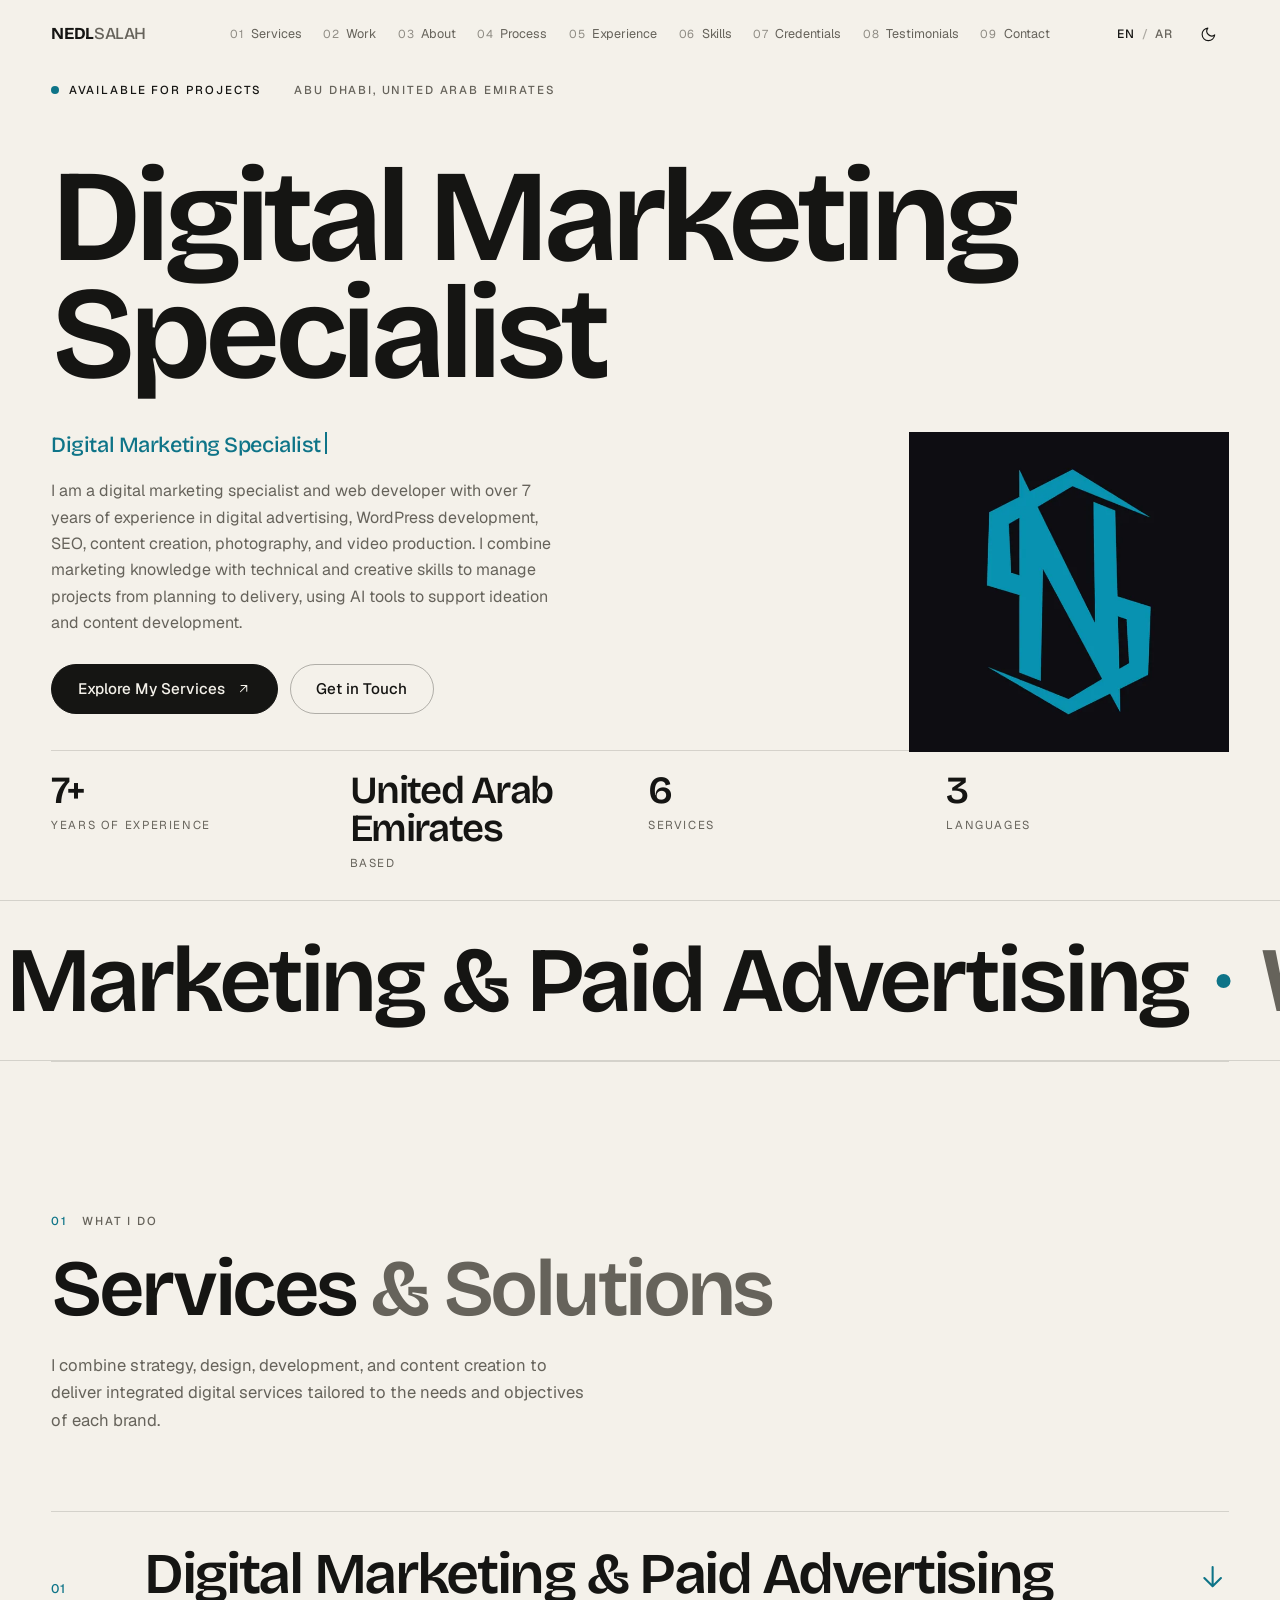
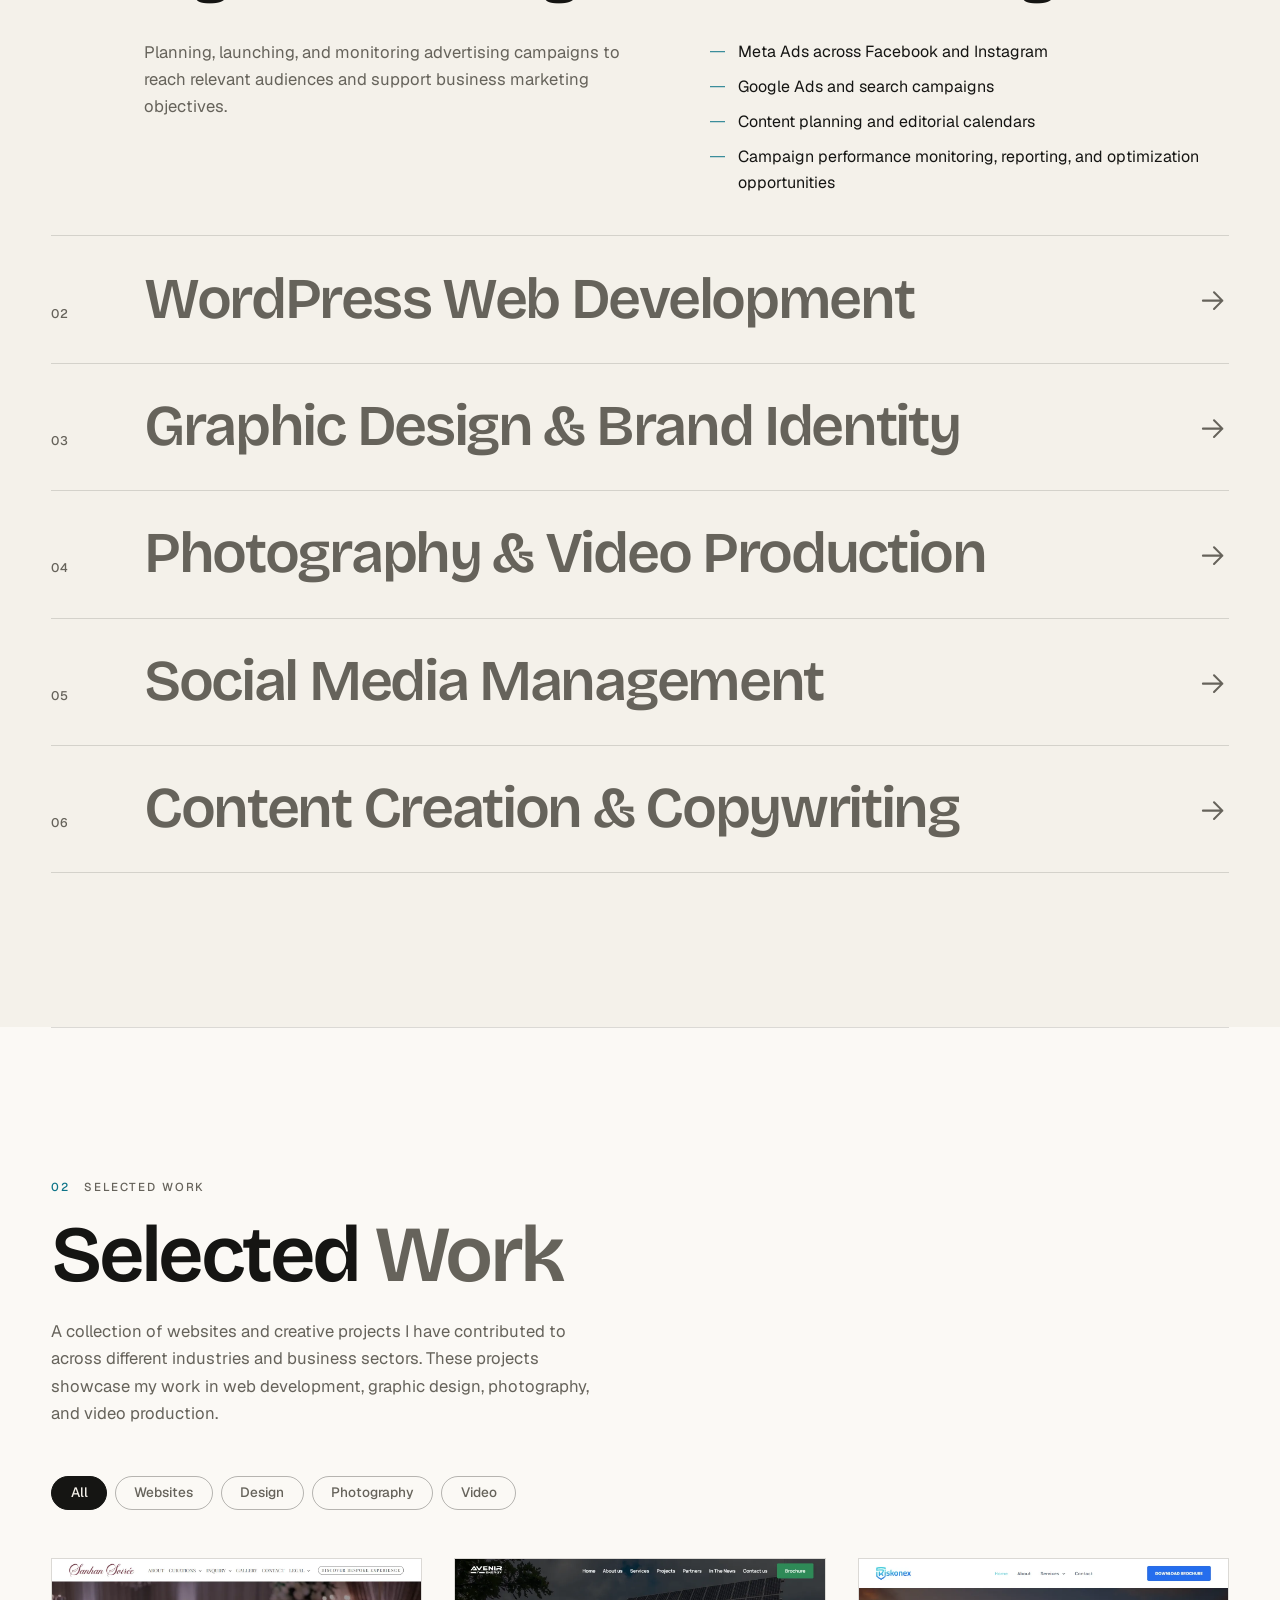
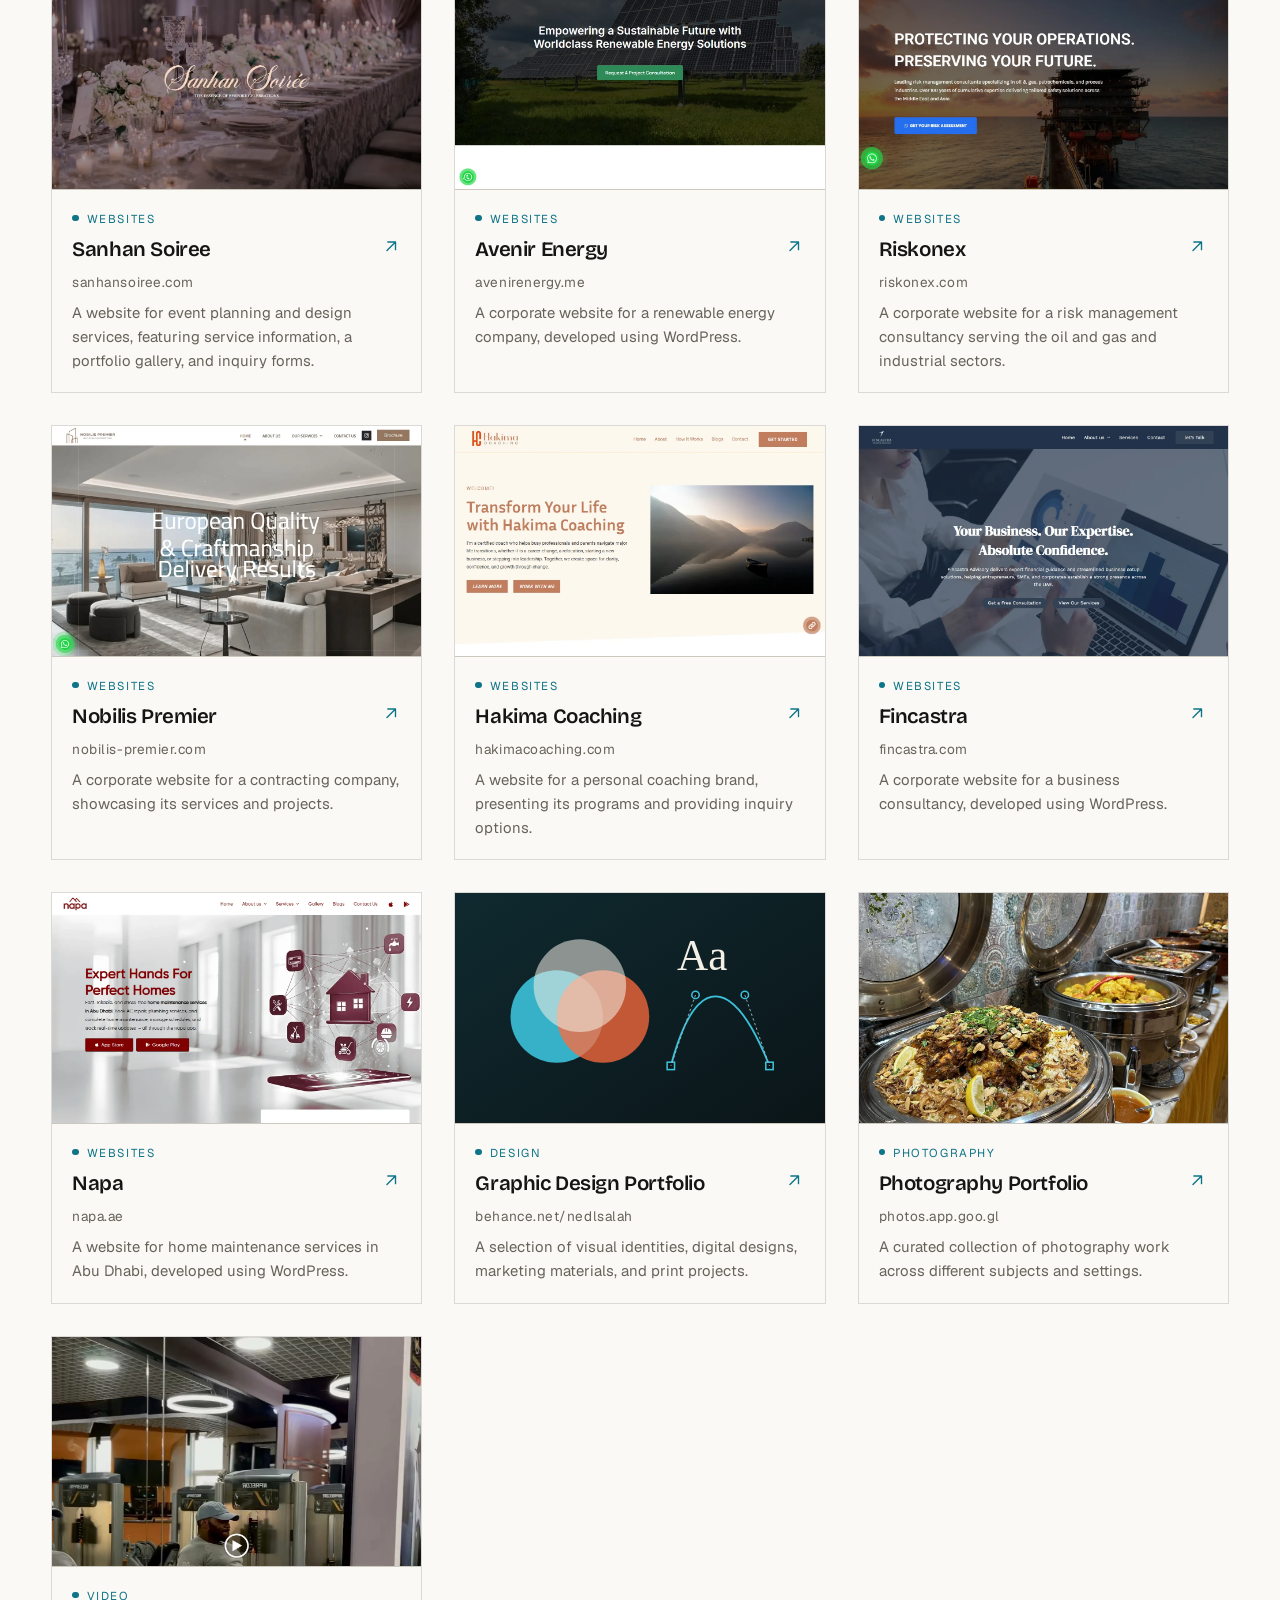
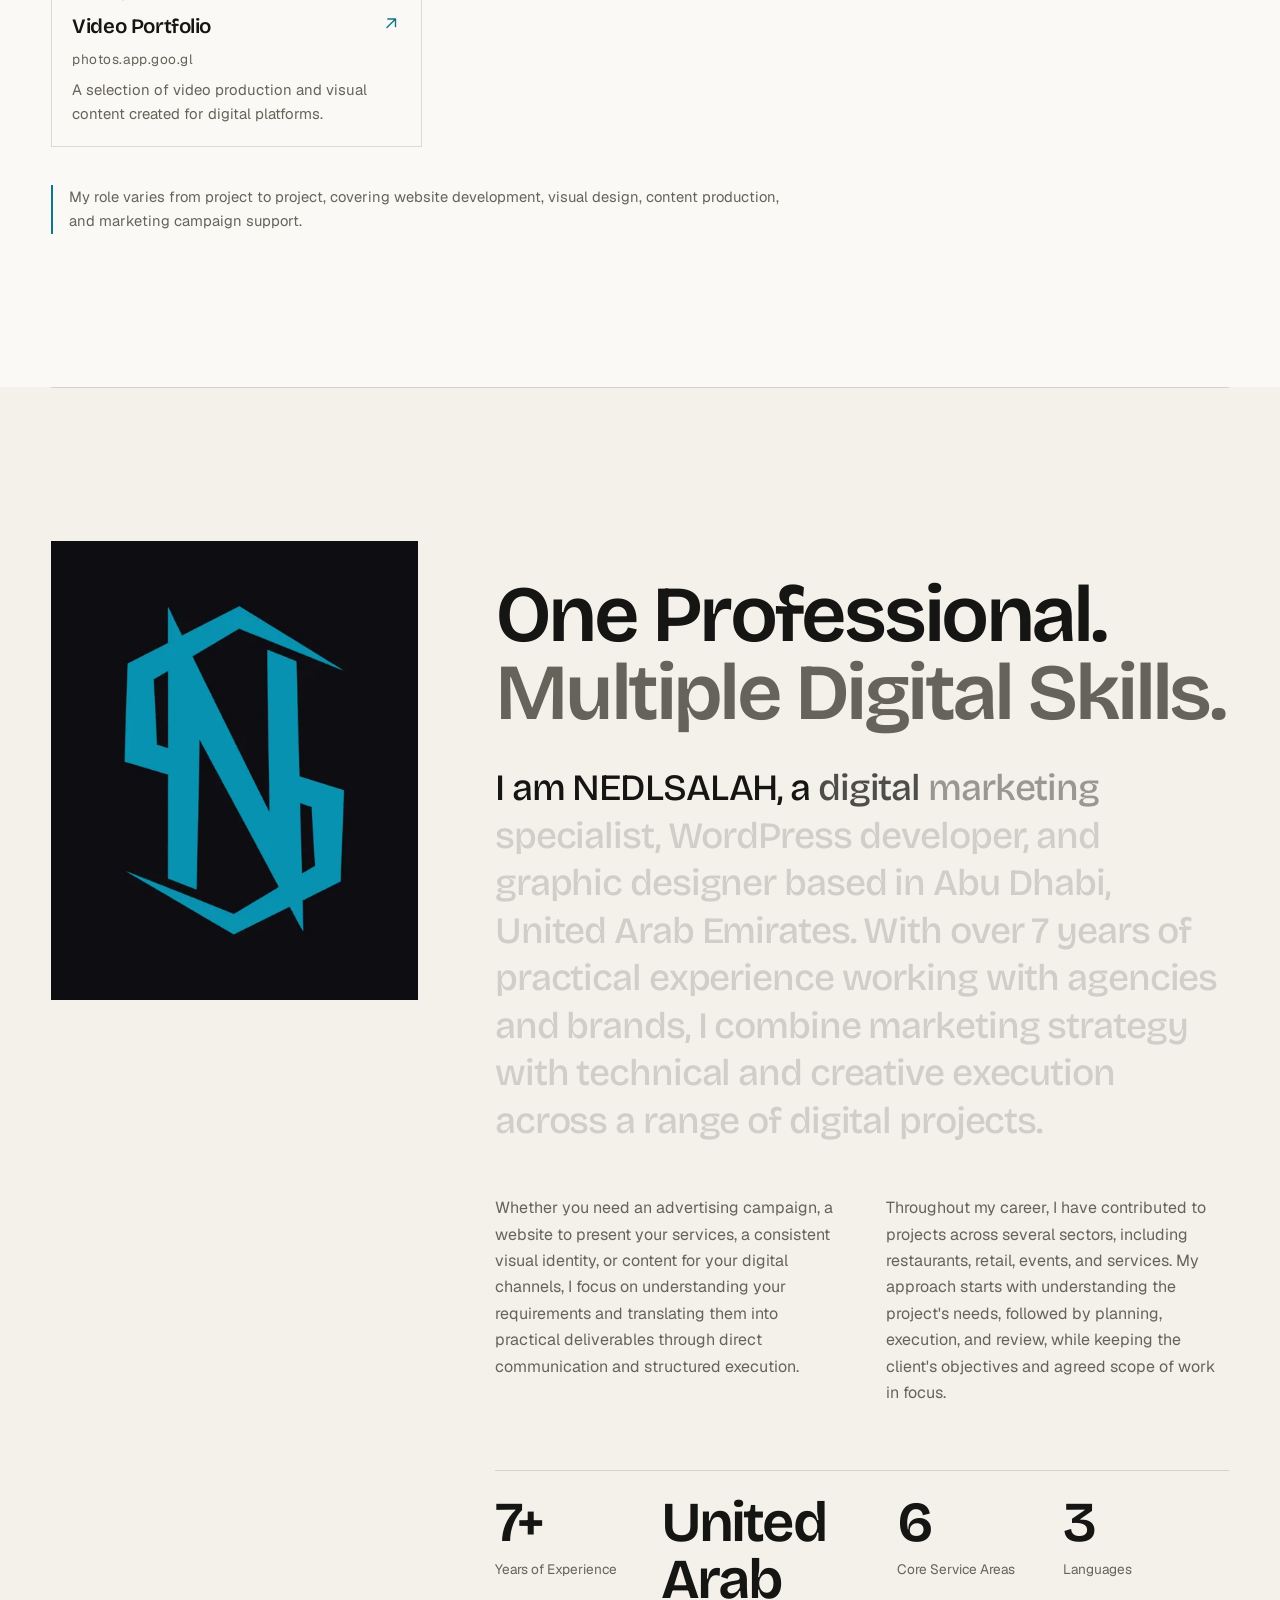
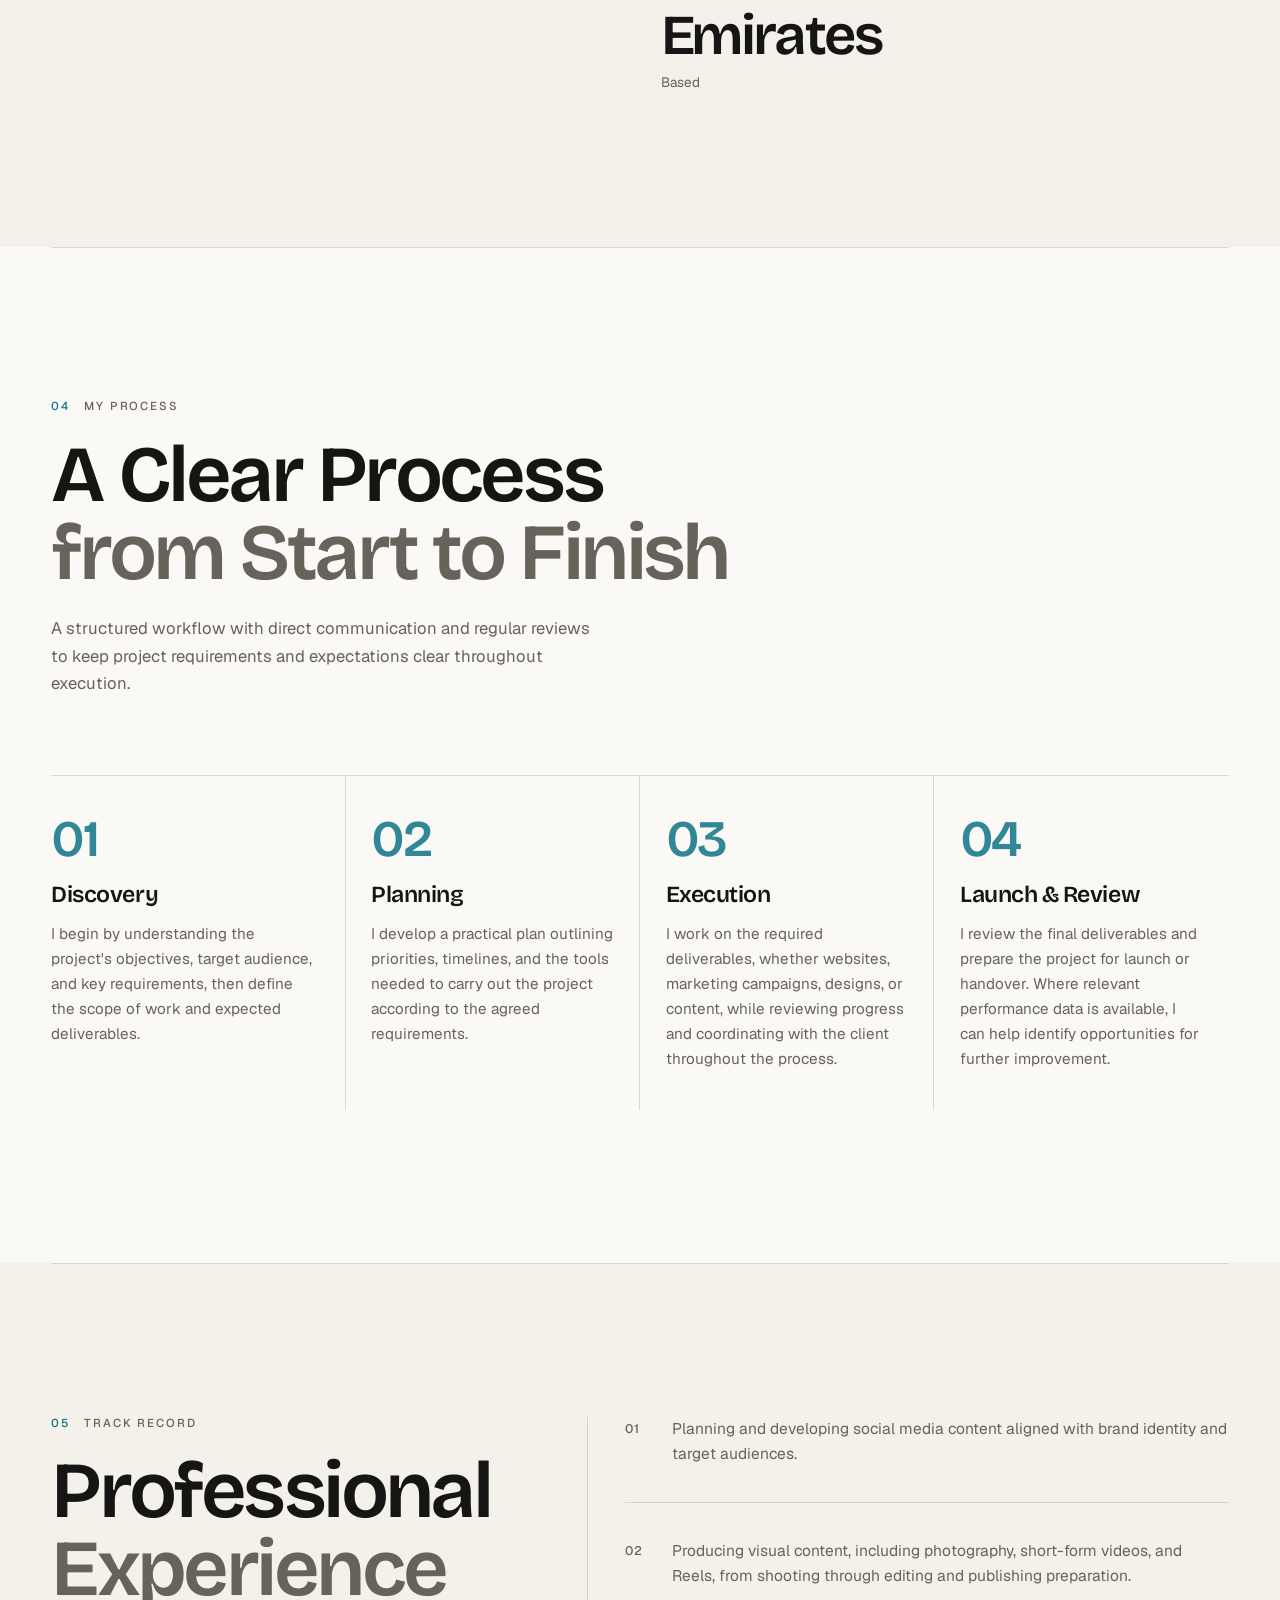
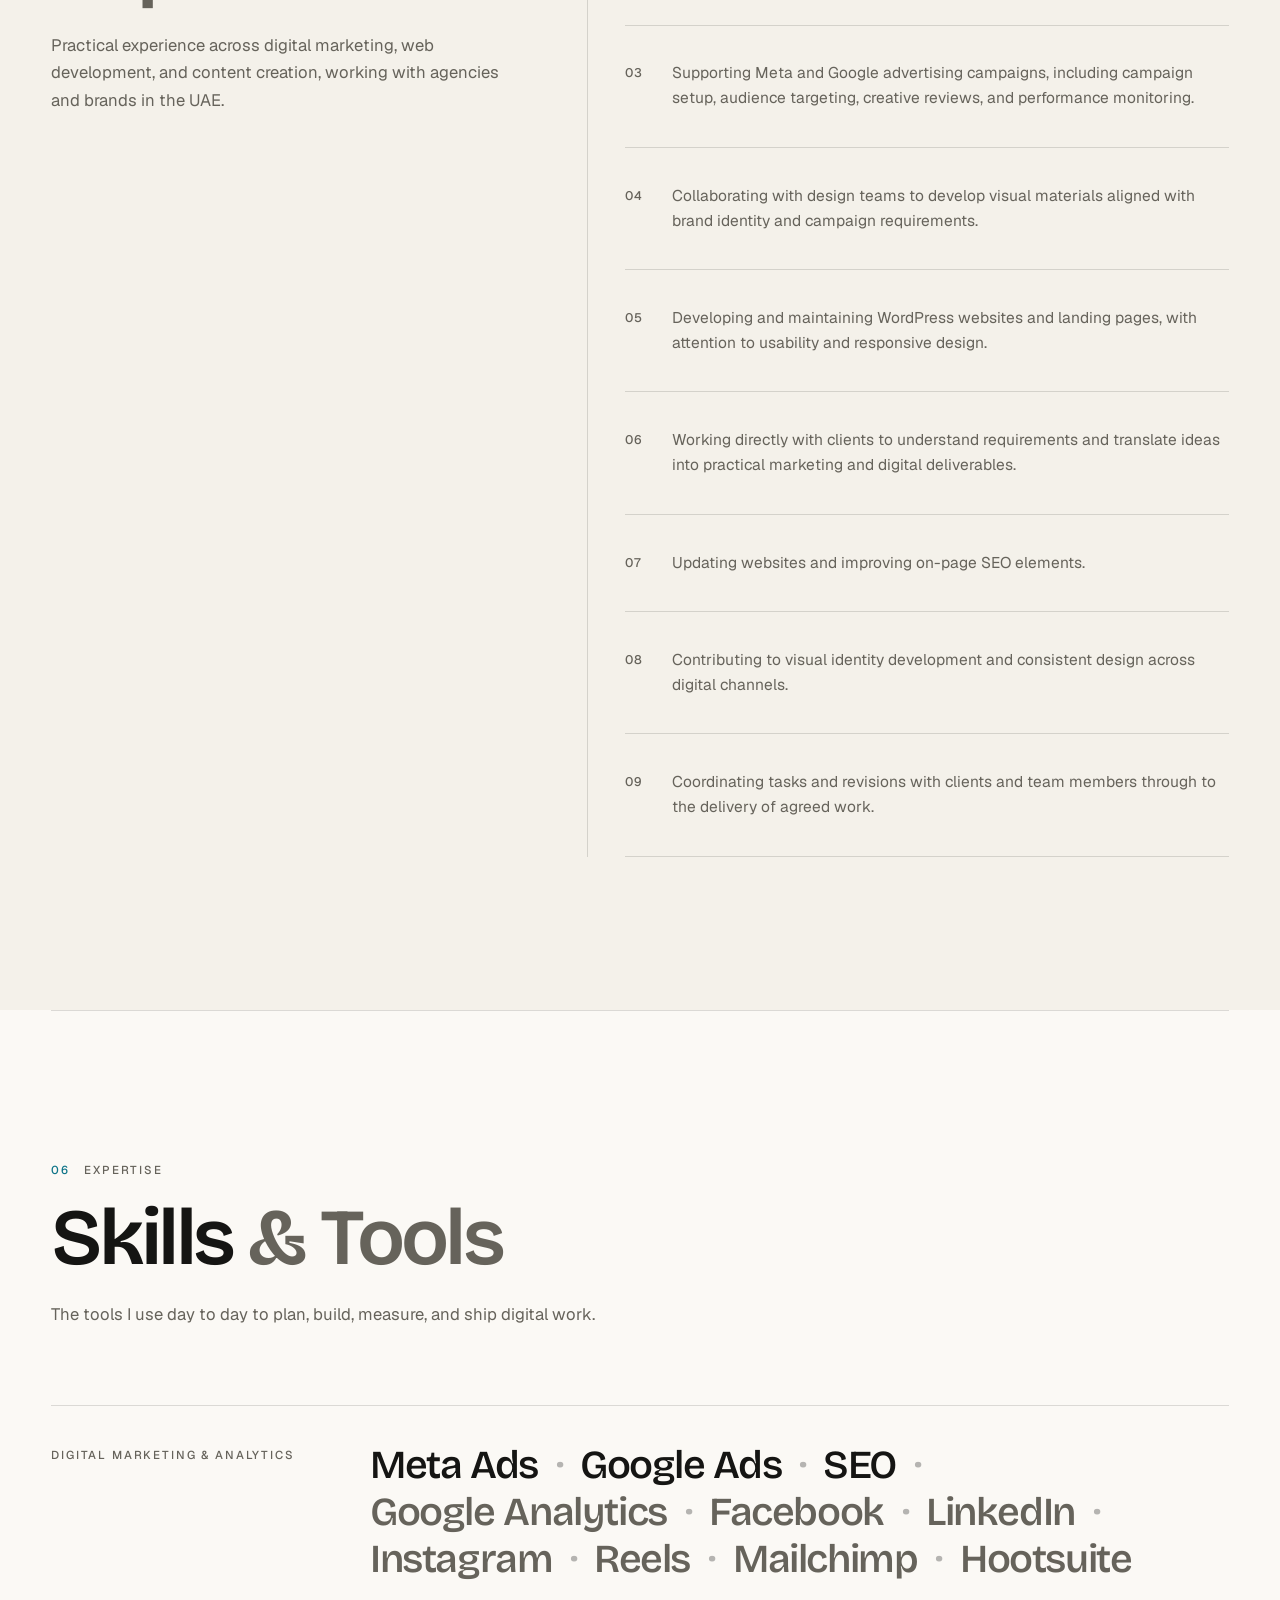
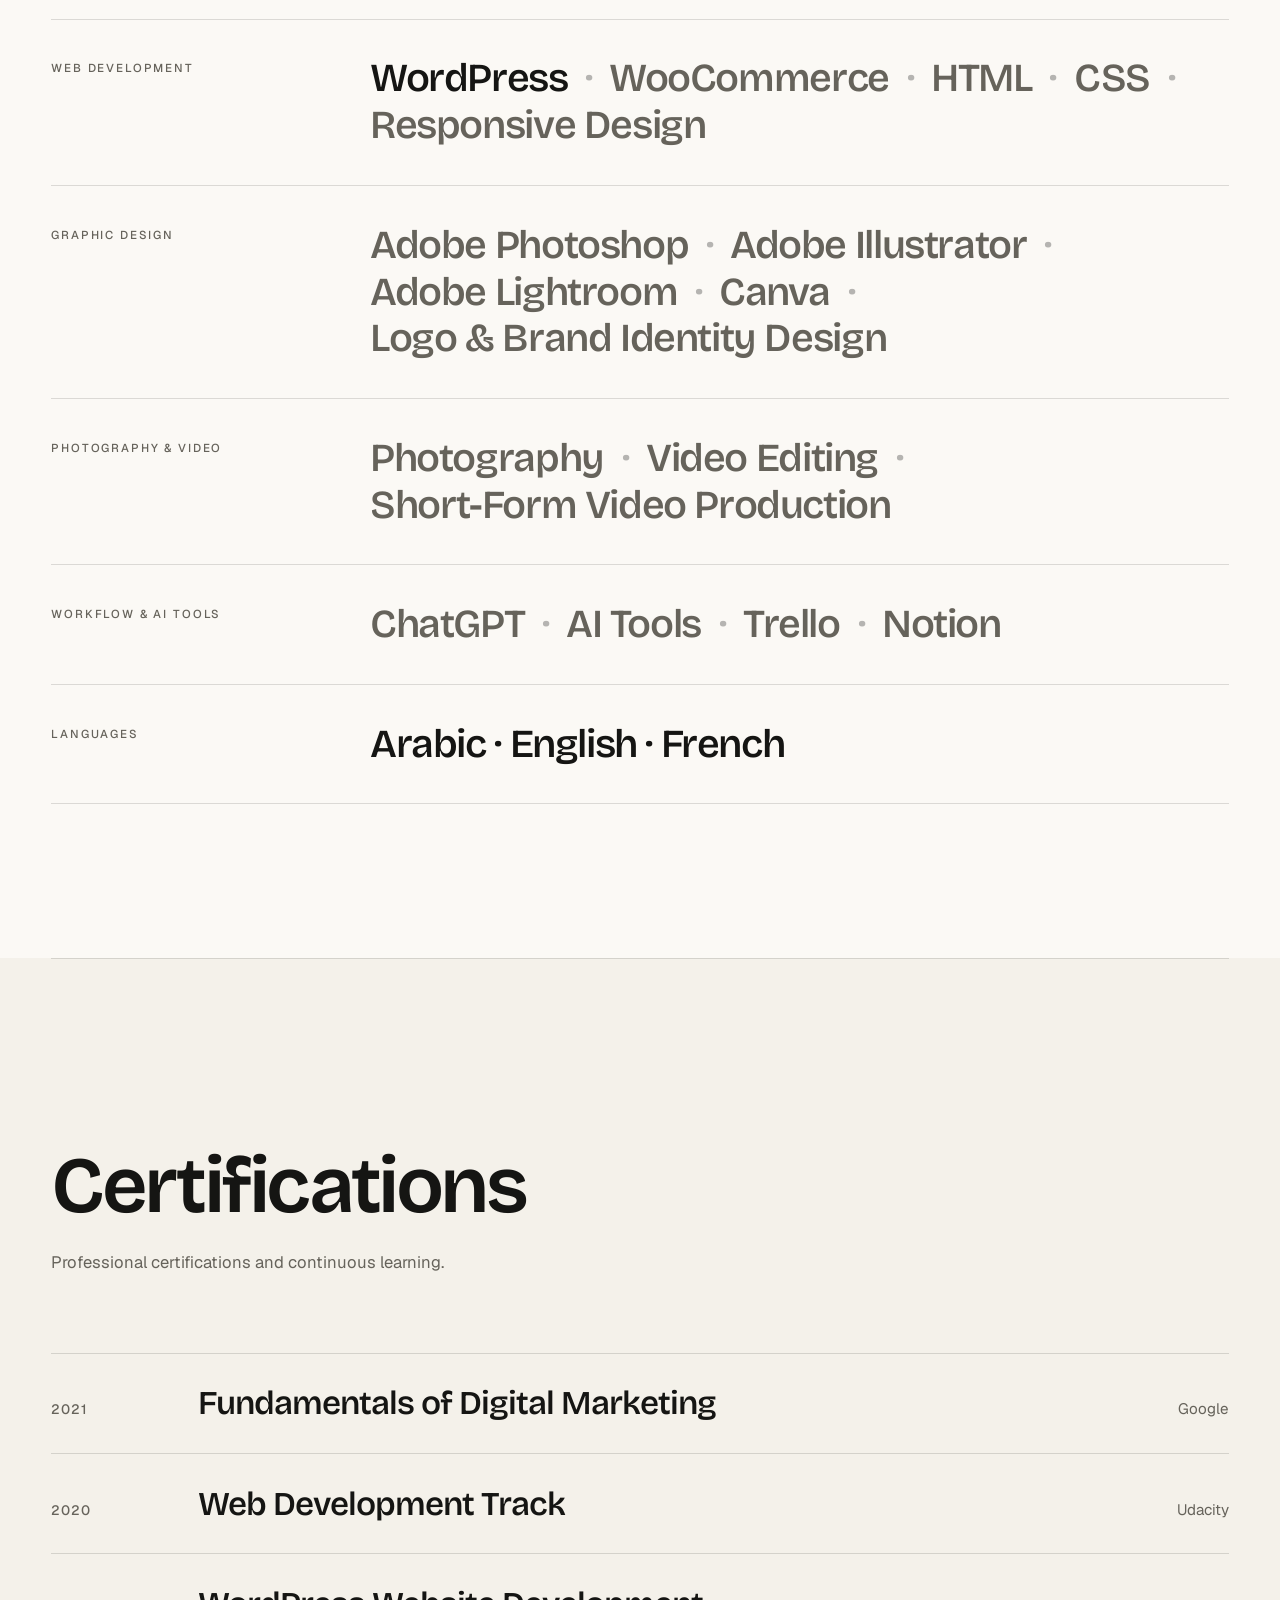
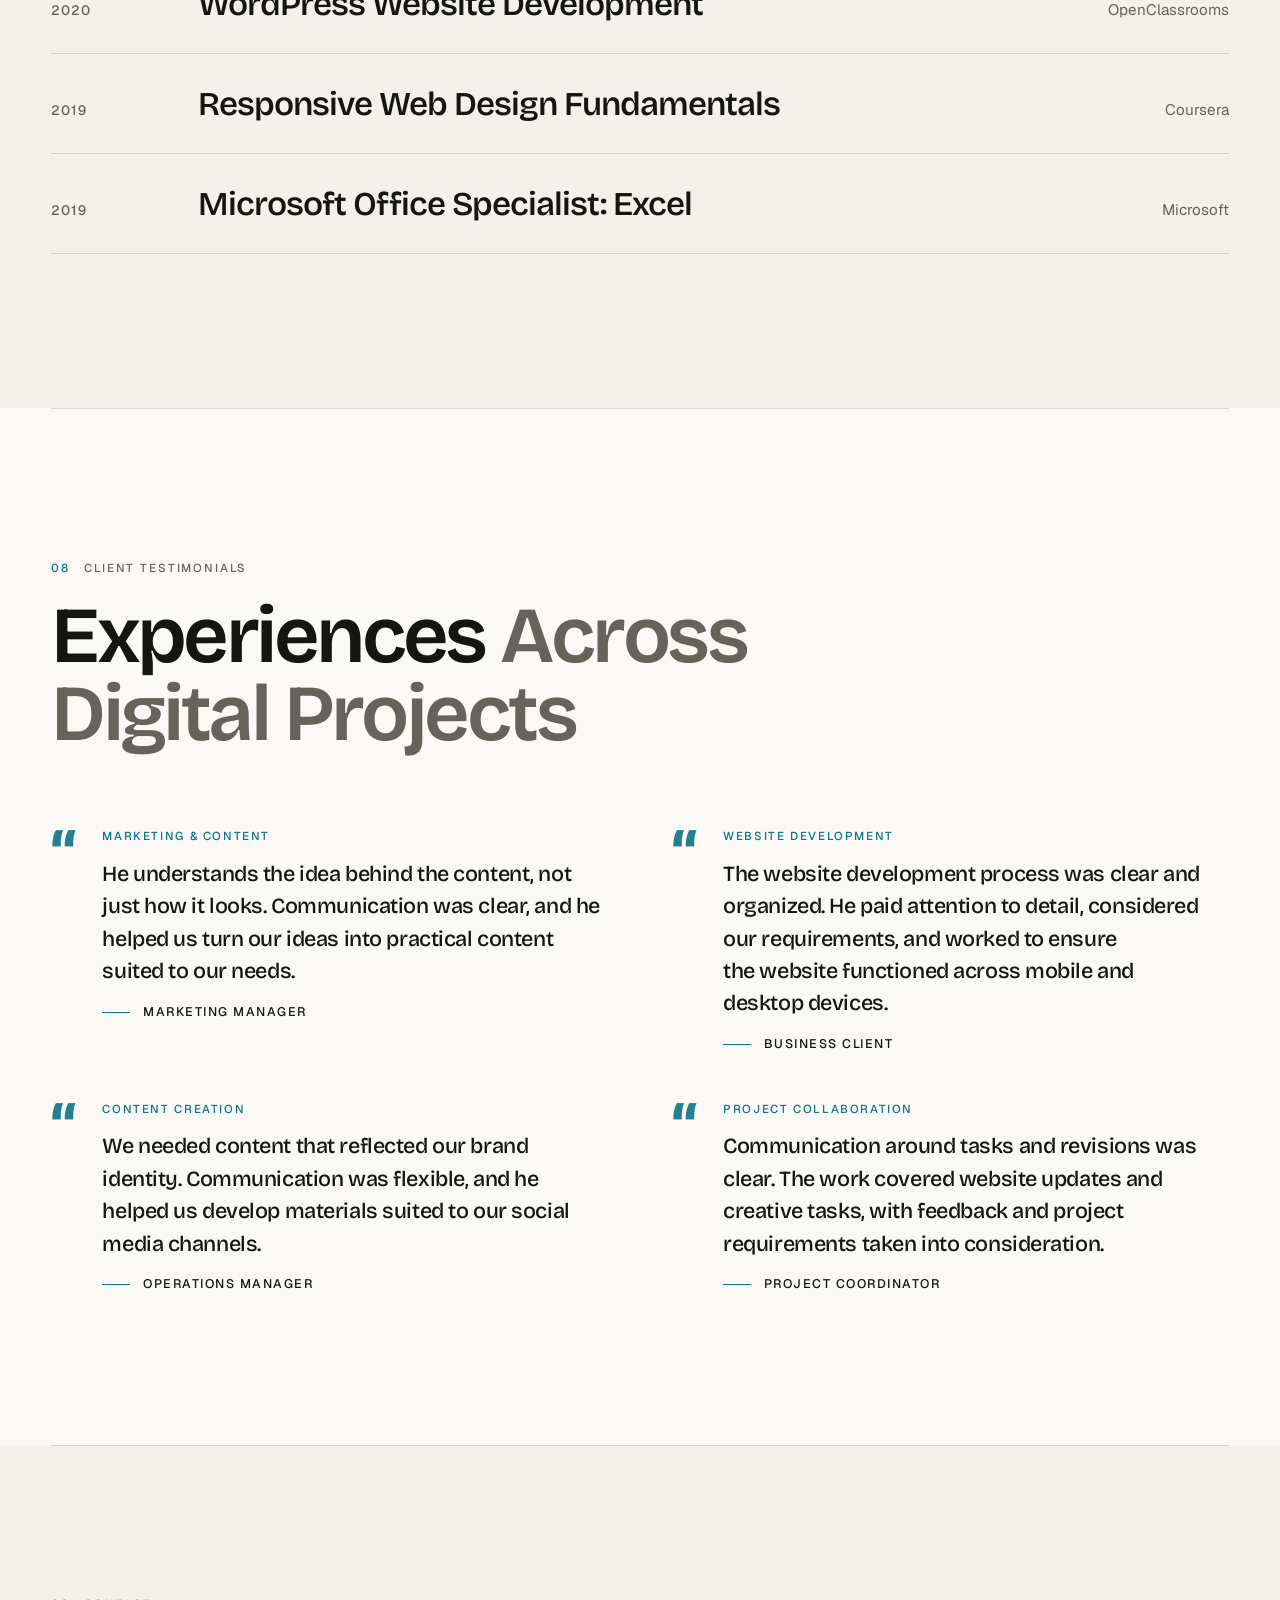
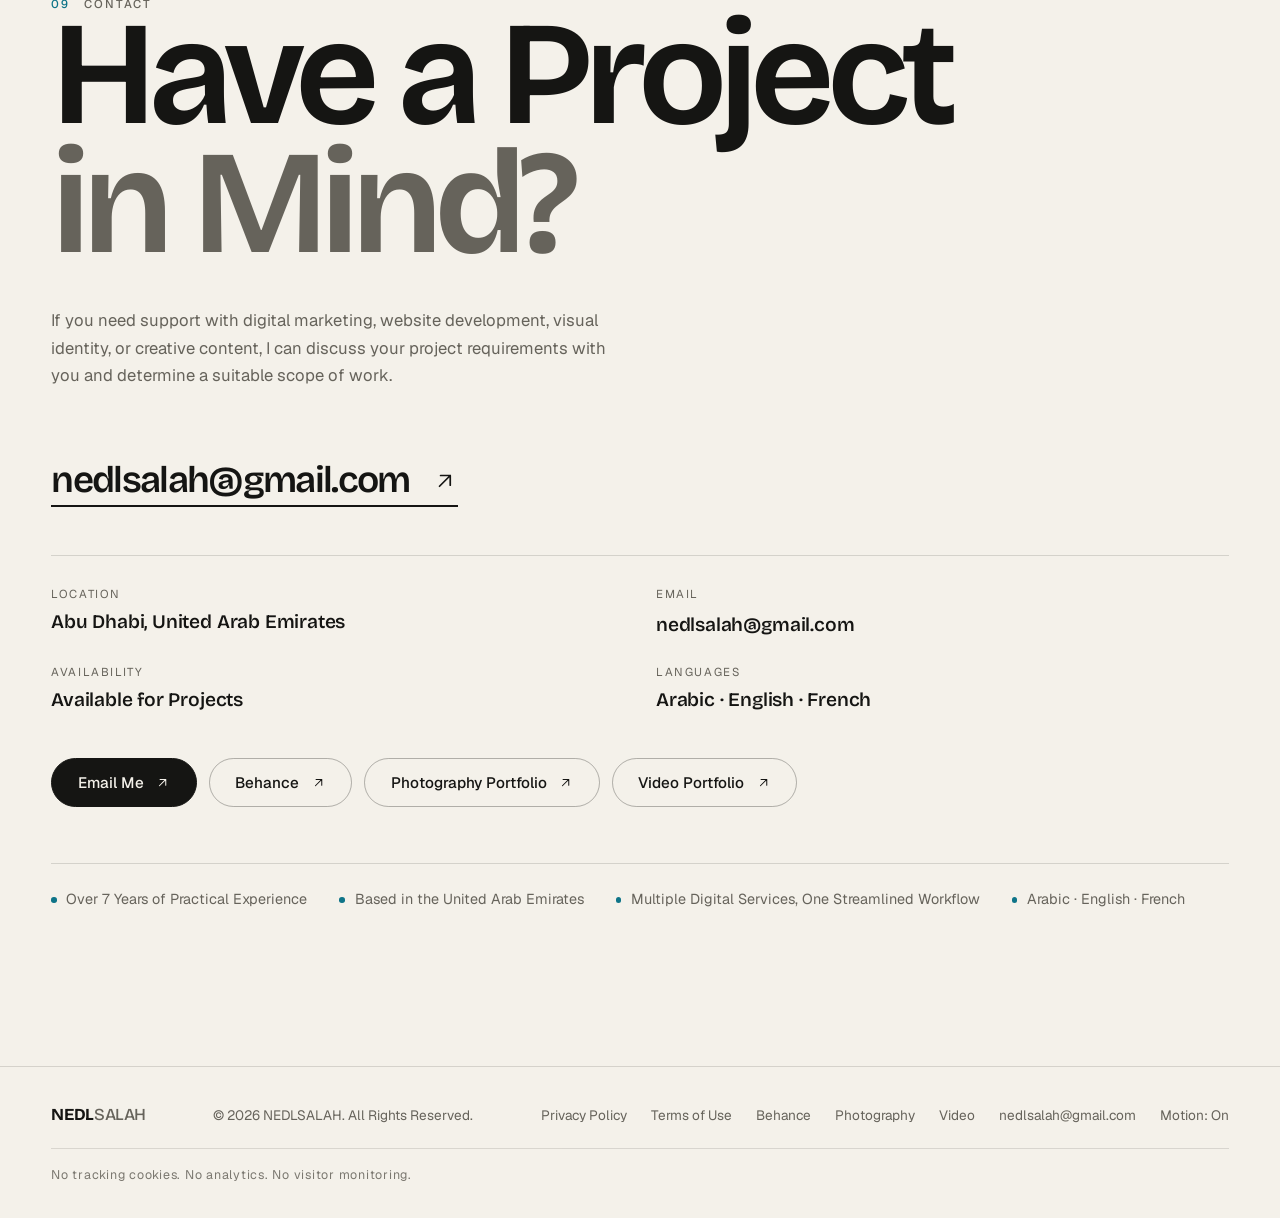
<file: index.html>
<!DOCTYPE html>
<html lang="en" dir="ltr" data-theme="dark">
<head>
<meta charset="UTF-8">
<meta name="viewport" content="width=device-width, initial-scale=1">
<meta name="color-scheme" content="dark light">
<meta name="description" content="NEDLSALAH — Digital Marketing Specialist, WordPress Web Developer &amp; Graphic Designer. 7+ years of experience in the UAE.">
<meta name="title" content="NEDLSALAH — Digital Marketing Specialist, Web Developer &amp; Designer">
<meta name="title-ar" content="NEDLSALAH — أخصائي تسويق رقمي، مطور مواقع ومصمم">
<meta name="author" content="NEDLSALAH">
<meta name="theme-color" content="#0d0d0f">
<meta property="og:title" content="NEDLSALAH — Digital Marketing Specialist, Web Developer &amp; Designer">
<meta property="og:description" content="NEDLSALAH — Digital Marketing Specialist, WordPress Web Developer &amp; Graphic Designer. 7+ years of experience in the UAE.">
<meta property="og:type" content="website">
<meta property="og:site_name" content="NEDLSALAH">
<meta property="og:url" content="https://nedlsalah.github.io/Web/">
<meta property="og:image" content="https://nedlsalah.github.io/Web/img/og-cover.png">
<meta name="twitter:card" content="summary_large_image">
<link rel="canonical" href="https://nedlsalah.github.io/Web/">
<title>NEDLSALAH — Digital Marketing Specialist, Web Developer &amp; Designer</title>
<link rel="apple-touch-icon" sizes="180x180" href="img/favicon/apple-touch-icon.png">
<link rel="icon" type="image/png" sizes="32x32" href="img/favicon/favicon-32x32.png">
<link rel="icon" type="image/png" sizes="16x16" href="img/favicon/favicon-16x16.png">
<link rel="manifest" href="img/favicon/site.webmanifest">
<script type="application/ld+json">{"@context": "https://schema.org", "@type": "Person", "name": "NEDLSALAH", "jobTitle": "Digital Marketing Specialist", "description": "Digital Marketing Specialist, WordPress Web Developer and Graphic Designer with 7+ years of experience in the UAE.", "email": "mailto:nedlsalah@gmail.com", "url": "https://nedlsalah.github.io/Web/", "address": {"@type": "PostalAddress", "addressLocality": "Abu Dhabi", "addressCountry": "AE"}, "knowsLanguage": ["ar", "en", "fr"], "sameAs": ["https://www.behance.net/nedlsalah", "https://photos.app.goo.gl/fsxX5cDCLViCtxLZ7", "https://photos.app.goo.gl/USEzX2LLwj4FP4Q19"]}</script>
<script type="application/ld+json">{"@context": "https://schema.org", "@type": "WebSite", "name": "NEDLSALAH", "url": "https://nedlsalah.github.io/Web/", "inLanguage": ["en", "ar"]}</script>
<script>(function(){var d=document.documentElement,g=function(k){try{return localStorage.getItem(k)}catch(e){return null}},t=g("site-theme"),l=g("site-lang"),m=g("site-motion-v2"),RESPECT_OS_REDUCED_MOTION=false;
if(t!=="light"&&t!=="dark")t=matchMedia("(prefers-color-scheme: light)").matches?"light":"dark";d.dataset.theme=t;
if(l==="ar"){d.lang="ar";d.dir="rtl"}
if(m==="on"||(m!=="off"&&!(RESPECT_OS_REDUCED_MOTION&&matchMedia("(prefers-reduced-motion: reduce)").matches)))d.classList.add("fx");
setTimeout(function(){if(!window.__ok)d.classList.add("is-ready","rv-all")},3000)})();</script>
<link rel="stylesheet" href="css/styles.css">
</head>
<body data-page="home">
<a class="skip" href="#main" data-i18n="skip">Skip to content</a>
<div class="progress" id="scrollProgress" aria-hidden="true"></div>
<div class="cur" id="cur" aria-hidden="true"></div><div class="cur-dot" id="curDot" aria-hidden="true"></div>
<header class="nav" id="nav"><div class="nav-in">
  <a href="#hero" class="brand" data-i18n="logo" aria-label="NEDLSALAH">NEDL<span>SALAH</span></a>
  <nav aria-label="Main" data-i18n-aria="aria_main"><ul class="links" id="navLinks"><li><a href="#services"><span class="n" aria-hidden="true">01</span><span data-i18n="nav_services">Services</span></a></li><li><a href="#work"><span class="n" aria-hidden="true">02</span><span data-i18n="nav_work">Work</span></a></li><li><a href="#about"><span class="n" aria-hidden="true">03</span><span data-i18n="nav_about">About</span></a></li><li><a href="#process"><span class="n" aria-hidden="true">04</span><span data-i18n="nav_process">Process</span></a></li><li><a href="#experience"><span class="n" aria-hidden="true">05</span><span data-i18n="nav_experience">Experience</span></a></li><li><a href="#skills"><span class="n" aria-hidden="true">06</span><span data-i18n="nav_skills">Skills</span></a></li><li><a href="#certifications"><span class="n" aria-hidden="true">07</span><span data-i18n="nav_certs">Credentials</span></a></li><li><a href="#testimonials"><span class="n" aria-hidden="true">08</span><span data-i18n="nav_testimonials">Testimonials</span></a></li><li><a href="#contact"><span class="n" aria-hidden="true">09</span><span data-i18n="nav_contact">Contact</span></a></li></ul></nav>
  <div class="ctrl">
    <button type="button" class="lang" id="langToggle" data-i18n-aria="aria_lang" aria-label="EN / AR — switch language"><span class="lang-en on">EN</span><span class="sep" aria-hidden="true">/</span><span class="lang-ar">AR</span></button>
    <button type="button" class="icon-btn" id="themeToggle" aria-label="Switch theme"><svg class="i-sun" viewBox="0 0 24 24" fill="none" stroke="currentColor" stroke-width="1.6" stroke-linecap="round" aria-hidden="true"><circle cx="12" cy="12" r="4"/><path d="M12 2v2M12 20v2M4.9 4.9l1.4 1.4M17.7 17.7l1.4 1.4M2 12h2M20 12h2M4.9 19.1l1.4-1.4M17.7 6.3l1.4-1.4"/></svg><svg class="i-moon" viewBox="0 0 24 24" fill="none" stroke="currentColor" stroke-width="1.6" stroke-linecap="round" stroke-linejoin="round" aria-hidden="true"><path d="M21 12.8A9 9 0 1 1 11.2 3a7 7 0 0 0 9.8 9.8z"/></svg></button>
    <button type="button" class="menu-btn" id="hamburger" aria-label="Open menu" aria-expanded="false" aria-controls="mobileMenu"><span></span><span></span></button>
  </div>
</div></header>

<div class="mmenu" id="mobileMenu" aria-hidden="true" inert>
  <nav aria-label="Menu" data-i18n-aria="aria_main"><a class="big" style="--i:0" href="#services"><span class="n" aria-hidden="true">01</span><span data-i18n="nav_services">Services</span></a><a class="big" style="--i:1" href="#work"><span class="n" aria-hidden="true">02</span><span data-i18n="nav_work">Work</span></a><a class="big" style="--i:2" href="#about"><span class="n" aria-hidden="true">03</span><span data-i18n="nav_about">About</span></a><a class="big" style="--i:3" href="#process"><span class="n" aria-hidden="true">04</span><span data-i18n="nav_process">Process</span></a><a class="big" style="--i:4" href="#experience"><span class="n" aria-hidden="true">05</span><span data-i18n="nav_experience">Experience</span></a><a class="big" style="--i:5" href="#skills"><span class="n" aria-hidden="true">06</span><span data-i18n="nav_skills">Skills</span></a><a class="big" style="--i:6" href="#certifications"><span class="n" aria-hidden="true">07</span><span data-i18n="nav_certs">Credentials</span></a><a class="big" style="--i:7" href="#testimonials"><span class="n" aria-hidden="true">08</span><span data-i18n="nav_testimonials">Testimonials</span></a><a class="big" style="--i:8" href="#contact"><span class="n" aria-hidden="true">09</span><span data-i18n="nav_contact">Contact</span></a></nav>
  <div class="mfoot"><a href="mailto:nedlsalah@gmail.com">nedlsalah@gmail.com</a><a href="https://www.behance.net/nedlsalah" target="_blank" rel="noopener noreferrer">Behance</a><a href="https://photos.app.goo.gl/fsxX5cDCLViCtxLZ7" target="_blank" rel="noopener noreferrer">Photography</a><a href="https://photos.app.goo.gl/USEzX2LLwj4FP4Q19" target="_blank" rel="noopener noreferrer">Video</a></div>
</div>
<main id="main">
<section class="hero" id="hero"><div class="wrap hero-wrap">
  <div class="hero-top" data-intro style="--d:0"><span class="avail"><i class="dot"></i><span data-i18n="hero_badge">Available for Projects</span></span><span data-i18n="float_location">Abu Dhabi, United Arab Emirates</span></div>
  <h1 class="hero-h1" data-split data-i18n="hero_h1">Digital Marketing Specialist</h1>
  <figure class="hero-fig" data-intro style="--d:1"><picture><source type="image/webp" srcset="./img/me-640.webp 640w, ./img/me-1100.webp 1100w" sizes="(min-width:901px) 34vw, 100vw"><img src="./img/me.jpg" alt="NEDLSALAH — Digital Marketing Specialist" data-i18n-alt="hero_alt" width="1613" height="1613" fetchpriority="high" decoding="async"></picture></figure>
  <div class="hero-low">
    <div><p class="role" data-intro style="--d:3"><span id="typedText"></span><span class="caret" aria-hidden="true"></span></p><p class="lead" data-intro style="--d:4" data-i18n="hero_lead">I am a digital marketing specialist and web developer with over 7 years of experience in digital advertising, WordPress development, SEO, content creation, photography, and video production. I combine marketing knowledge with technical and creative skills to manage projects from planning to delivery, using AI tools to support ideation and content development.</p></div>
    <div class="hero-cta" data-intro style="--d:5"><a href="#services" class="btn btn-solid"><span data-i18n="hero_cta_services">Explore My Services</span><svg class="arr" viewBox="0 0 24 24" fill="none" stroke="currentColor" stroke-width="1.6" stroke-linecap="round" stroke-linejoin="round" aria-hidden="true"><path d="M7 17 17 7M8 7h9v9"/></svg></a><a href="#contact" class="btn btn-line"><span data-i18n="hero_cta_contact">Get in Touch</span></a></div>
  </div>
  <dl class="meta" data-intro style="--d:6"><div><dt data-i18n="meta_years">Years of Experience</dt><dd>7+</dd></div><div><dt data-i18n="meta_location">Based</dt><dd data-i18n="meta_location_val">United Arab Emirates</dd></div><div><dt data-i18n="meta_services">Services</dt><dd>6</dd></div><div><dt data-i18n="meta_langs">Languages</dt><dd>3</dd></div></dl>
</div></section>

<section class="sec" id="services"><div class="wrap">
<p class="eyebrow" data-r><span class="idx">01</span><span data-i18n="svc_eyebrow">What I Do</span></p>
<h2 class="h2" data-split data-i18n-html="svc_title">Services <span>& Solutions</span></h2>
<p class="sec-desc" data-r data-i18n="svc_desc">I combine strategy, design, development, and content creation to deliver integrated digital services tailored to the needs and objectives of each brand.</p>
<ol class="svc-list">
<li class="svc" data-r><h3><button type="button" class="svc-btn" aria-expanded="false" aria-controls="svc1"><span class="svc-n" aria-hidden="true">01</span><span class="svc-t" data-i18n="svc1_title">Digital Marketing & Paid Advertising</span><svg class="svc-arr" viewBox="0 0 24 24" fill="none" stroke="currentColor" stroke-width="1.5" stroke-linecap="round" stroke-linejoin="round" aria-hidden="true"><path d="M5 12h14M13 6l6 6-6 6"/></svg></button></h3><div class="svc-body" id="svc1" role="region"><div class="svc-inner"><div class="svc-cols"><p data-i18n="svc1_desc">Planning, launching, and monitoring advertising campaigns to reach relevant audiences and support business marketing objectives.</p><ul><li data-i18n="svc1_li1">Meta Ads across Facebook and Instagram</li><li data-i18n="svc1_li2">Google Ads and search campaigns</li><li data-i18n="svc1_li3">Content planning and editorial calendars</li><li data-i18n="svc1_li4">Campaign performance monitoring, reporting, and optimization opportunities</li></ul></div></div></div></li>
<li class="svc" data-r><h3><button type="button" class="svc-btn" aria-expanded="false" aria-controls="svc2"><span class="svc-n" aria-hidden="true">02</span><span class="svc-t" data-i18n="svc2_title">WordPress Web Development</span><svg class="svc-arr" viewBox="0 0 24 24" fill="none" stroke="currentColor" stroke-width="1.5" stroke-linecap="round" stroke-linejoin="round" aria-hidden="true"><path d="M5 12h14M13 6l6 6-6 6"/></svg></button></h3><div class="svc-body" id="svc2" role="region"><div class="svc-inner"><div class="svc-cols"><p data-i18n="svc2_desc">Designing and developing websites and landing pages that reflect each business’s identity while providing a clear, user-friendly experience across devices.</p><ul><li data-i18n="svc2_li1">WordPress website development and maintenance</li><li data-i18n="svc2_li2">Custom landing page development</li><li data-i18n="svc2_li3">Responsive layouts for mobile and desktop</li><li data-i18n="svc2_li4">Content organization and user experience improvements</li></ul></div></div></div></li>
<li class="svc" data-r><h3><button type="button" class="svc-btn" aria-expanded="false" aria-controls="svc3"><span class="svc-n" aria-hidden="true">03</span><span class="svc-t" data-i18n="svc3_title">Graphic Design & Brand Identity</span><svg class="svc-arr" viewBox="0 0 24 24" fill="none" stroke="currentColor" stroke-width="1.5" stroke-linecap="round" stroke-linejoin="round" aria-hidden="true"><path d="M5 12h14M13 6l6 6-6 6"/></svg></button></h3><div class="svc-body" id="svc3" role="region"><div class="svc-inner"><div class="svc-cols"><p data-i18n="svc3_desc">Creating visual materials that reflect a brand’s identity and maintain consistency across digital platforms and print materials.</p><ul><li data-i18n="svc3_li1">Logo design and visual identity development</li><li data-i18n="svc3_li2">Social media graphics and advertising creatives</li><li data-i18n="svc3_li3">Marketing materials and print design</li><li data-i18n="svc3_li4">Visual consistency across brand communications</li></ul></div></div></div></li>
<li class="svc" data-r><h3><button type="button" class="svc-btn" aria-expanded="false" aria-controls="svc4"><span class="svc-n" aria-hidden="true">04</span><span class="svc-t" data-i18n="svc4_title">Photography & Video Production</span><svg class="svc-arr" viewBox="0 0 24 24" fill="none" stroke="currentColor" stroke-width="1.5" stroke-linecap="round" stroke-linejoin="round" aria-hidden="true"><path d="M5 12h14M13 6l6 6-6 6"/></svg></button></h3><div class="svc-body" id="svc4" role="region"><div class="svc-inner"><div class="svc-cols"><p data-i18n="svc4_desc">Producing visual content that showcases products, services, and business environments in a style suited to each brand and its target audience.</p><ul><li data-i18n="svc4_li1">Product, restaurant, and business photography</li><li data-i18n="svc4_li2">Short-form video and Reels production</li><li data-i18n="svc4_li3">Video editing and preparation for publishing</li><li data-i18n="svc4_li4">Visual content for social platforms and marketing campaigns</li></ul></div></div></div></li>
<li class="svc" data-r><h3><button type="button" class="svc-btn" aria-expanded="false" aria-controls="svc5"><span class="svc-n" aria-hidden="true">05</span><span class="svc-t" data-i18n="svc5_title">Social Media Management</span><svg class="svc-arr" viewBox="0 0 24 24" fill="none" stroke="currentColor" stroke-width="1.5" stroke-linecap="round" stroke-linejoin="round" aria-hidden="true"><path d="M5 12h14M13 6l6 6-6 6"/></svg></button></h3><div class="svc-body" id="svc5" role="region"><div class="svc-inner"><div class="svc-cols"><p data-i18n="svc5_desc">Organizing a brand's social media presence through content planning, publishing coordination, and creative development tailored to each platform.</p><ul><li data-i18n="svc5_li1">Content planning and publishing calendars</li><li data-i18n="svc5_li2">Social media account management and coordination</li><li data-i18n="svc5_li3">Post planning and visual content coordination</li><li data-i18n="svc5_li4">Engagement monitoring and content performance reviews</li></ul></div></div></div></li>
<li class="svc" data-r><h3><button type="button" class="svc-btn" aria-expanded="false" aria-controls="svc6"><span class="svc-n" aria-hidden="true">06</span><span class="svc-t" data-i18n="svc6_title">Content Creation & Copywriting</span><svg class="svc-arr" viewBox="0 0 24 24" fill="none" stroke="currentColor" stroke-width="1.5" stroke-linecap="round" stroke-linejoin="round" aria-hidden="true"><path d="M5 12h14M13 6l6 6-6 6"/></svg></button></h3><div class="svc-body" id="svc6" role="region"><div class="svc-inner"><div class="svc-cols"><p data-i18n="svc6_desc">Developing clear, consistent content that reflects a brand's identity and communicates its services, ideas, and marketing messages effectively.</p><ul><li data-i18n="svc6_li1">Marketing and advertising copywriting</li><li data-i18n="svc6_li2">Short-form video scripts and concepts</li><li data-i18n="svc6_li3">Website and landing page copy</li><li data-i18n="svc6_li4">Using AI tools to support research, ideation, and content development</li></ul></div></div></div></li>
</ol>
</div></section>

<section class="sec sec-alt" id="work"><div class="wrap">
<p class="eyebrow" data-r><span class="idx">02</span><span data-i18n="work_eyebrow">Selected Work</span></p>
<h2 class="h2" data-split data-i18n-html="work_title">Selected <span>Work</span></h2>
<p class="sec-desc" data-r data-i18n="work_desc">A collection of websites and creative projects I have contributed to across different industries and business sectors. These projects showcase my work in web development, graphic design, photography, and video production.</p>
<div class="wk-filters" role="group" data-i18n-aria="aria_filter" aria-label="Filter projects">
  <button type="button" data-filter="all" aria-pressed="true" data-i18n="filter_all">All</button>
  <button type="button" data-filter="web" aria-pressed="false" data-i18n="filter_web">Websites</button>
  <button type="button" data-filter="design" aria-pressed="false" data-i18n="filter_design">Design</button>
  <button type="button" data-filter="photo" aria-pressed="false" data-i18n="filter_photo">Photography</button>
  <button type="button" data-filter="video" aria-pressed="false" data-i18n="filter_video">Video</button>
</div>
<div class="wk-grid">
  <a class="wk-card" href="https://sanhansoiree.com/" target="_blank" rel="noopener noreferrer" data-cat="web" data-r>
    <span class="wk-shot"><img src="./img/work/sanhansoiree.webp" alt="" loading="lazy" decoding="async" width="1280" height="800"></span>
    <span class="wk-body"><span class="wk-tag" data-i18n="filter_web">Websites</span><span class="wk-title">Sanhan Soiree<svg class="arr" viewBox="0 0 24 24" fill="none" stroke="currentColor" stroke-width="1.6" stroke-linecap="round" stroke-linejoin="round" aria-hidden="true"><path d="M7 17 17 7M8 7h9v9"/></svg></span><span class="wk-dom">sanhansoiree.com</span><span class="wk-desc" data-i18n="wk_sanhansoiree">A website for event planning and design services, featuring service information, a portfolio gallery, and inquiry forms.</span><span class="vh" data-i18n="ext_new"> (opens in a new tab)</span></span>
  </a>
  <a class="wk-card" href="https://avenirenergy.me/" target="_blank" rel="noopener noreferrer" data-cat="web" data-r>
    <span class="wk-shot"><img src="./img/work/avenirenergy.webp" alt="" loading="lazy" decoding="async" width="1280" height="800"></span>
    <span class="wk-body"><span class="wk-tag" data-i18n="filter_web">Websites</span><span class="wk-title">Avenir Energy<svg class="arr" viewBox="0 0 24 24" fill="none" stroke="currentColor" stroke-width="1.6" stroke-linecap="round" stroke-linejoin="round" aria-hidden="true"><path d="M7 17 17 7M8 7h9v9"/></svg></span><span class="wk-dom">avenirenergy.me</span><span class="wk-desc" data-i18n="wk_avenirenergy">A corporate website for a renewable energy company, developed using WordPress.</span><span class="vh" data-i18n="ext_new"> (opens in a new tab)</span></span>
  </a>
  <a class="wk-card" href="https://riskonex.com/" target="_blank" rel="noopener noreferrer" data-cat="web" data-r>
    <span class="wk-shot"><img src="./img/work/riskonex.webp" alt="" loading="lazy" decoding="async" width="1280" height="800"></span>
    <span class="wk-body"><span class="wk-tag" data-i18n="filter_web">Websites</span><span class="wk-title">Riskonex<svg class="arr" viewBox="0 0 24 24" fill="none" stroke="currentColor" stroke-width="1.6" stroke-linecap="round" stroke-linejoin="round" aria-hidden="true"><path d="M7 17 17 7M8 7h9v9"/></svg></span><span class="wk-dom">riskonex.com</span><span class="wk-desc" data-i18n="wk_riskonex">A corporate website for a risk management consultancy serving the oil and gas and industrial sectors.</span><span class="vh" data-i18n="ext_new"> (opens in a new tab)</span></span>
  </a>
  <a class="wk-card" href="https://nobilis-premier.com/" target="_blank" rel="noopener noreferrer" data-cat="web" data-r>
    <span class="wk-shot"><img src="./img/work/nobilis-premier.webp" alt="" loading="lazy" decoding="async" width="1280" height="800"></span>
    <span class="wk-body"><span class="wk-tag" data-i18n="filter_web">Websites</span><span class="wk-title">Nobilis Premier<svg class="arr" viewBox="0 0 24 24" fill="none" stroke="currentColor" stroke-width="1.6" stroke-linecap="round" stroke-linejoin="round" aria-hidden="true"><path d="M7 17 17 7M8 7h9v9"/></svg></span><span class="wk-dom">nobilis-premier.com</span><span class="wk-desc" data-i18n="wk_nobilis">A corporate website for a contracting company, showcasing its services and projects.</span><span class="vh" data-i18n="ext_new"> (opens in a new tab)</span></span>
  </a>
  <a class="wk-card" href="https://hakimacoaching.com/" target="_blank" rel="noopener noreferrer" data-cat="web" data-r>
    <span class="wk-shot"><img src="./img/work/hakimacoaching.webp" alt="" loading="lazy" decoding="async" width="1280" height="800"></span>
    <span class="wk-body"><span class="wk-tag" data-i18n="filter_web">Websites</span><span class="wk-title">Hakima Coaching<svg class="arr" viewBox="0 0 24 24" fill="none" stroke="currentColor" stroke-width="1.6" stroke-linecap="round" stroke-linejoin="round" aria-hidden="true"><path d="M7 17 17 7M8 7h9v9"/></svg></span><span class="wk-dom">hakimacoaching.com</span><span class="wk-desc" data-i18n="wk_hakima">A website for a personal coaching brand, presenting its programs and providing inquiry options.</span><span class="vh" data-i18n="ext_new"> (opens in a new tab)</span></span>
  </a>
  <a class="wk-card" href="https://fincastra.com/" target="_blank" rel="noopener noreferrer" data-cat="web" data-r>
    <span class="wk-shot"><img src="./img/work/fincastra.webp" alt="" loading="lazy" decoding="async" width="1280" height="800"></span>
    <span class="wk-body"><span class="wk-tag" data-i18n="filter_web">Websites</span><span class="wk-title">Fincastra<svg class="arr" viewBox="0 0 24 24" fill="none" stroke="currentColor" stroke-width="1.6" stroke-linecap="round" stroke-linejoin="round" aria-hidden="true"><path d="M7 17 17 7M8 7h9v9"/></svg></span><span class="wk-dom">fincastra.com</span><span class="wk-desc" data-i18n="wk_fincastra">A corporate website for a business consultancy, developed using WordPress.</span><span class="vh" data-i18n="ext_new"> (opens in a new tab)</span></span>
  </a>
  <a class="wk-card" href="https://napa.ae/" target="_blank" rel="noopener noreferrer" data-cat="web" data-r>
    <span class="wk-shot"><img src="./img/work/napa.webp" alt="" loading="lazy" decoding="async" width="1280" height="800"></span>
    <span class="wk-body"><span class="wk-tag" data-i18n="filter_web">Websites</span><span class="wk-title">Napa<svg class="arr" viewBox="0 0 24 24" fill="none" stroke="currentColor" stroke-width="1.6" stroke-linecap="round" stroke-linejoin="round" aria-hidden="true"><path d="M7 17 17 7M8 7h9v9"/></svg></span><span class="wk-dom">napa.ae</span><span class="wk-desc" data-i18n="wk_napa">A website for home maintenance services in Abu Dhabi, developed using WordPress.</span><span class="vh" data-i18n="ext_new"> (opens in a new tab)</span></span>
  </a>
  <a class="wk-card" href="https://www.behance.net/nedlsalah" target="_blank" rel="noopener noreferrer" data-cat="design" data-r>
    <span class="wk-shot"><img src="./img/work/ill-design.svg" alt="" loading="lazy" decoding="async" width="1200" height="800"></span>
    <span class="wk-body"><span class="wk-tag" data-i18n="filter_design">Design</span><span class="wk-title"><span data-i18n="wk_design_title">Graphic Design Portfolio</span><svg class="arr" viewBox="0 0 24 24" fill="none" stroke="currentColor" stroke-width="1.6" stroke-linecap="round" stroke-linejoin="round" aria-hidden="true"><path d="M7 17 17 7M8 7h9v9"/></svg></span><span class="wk-dom">behance.net/nedlsalah</span><span class="wk-desc" data-i18n="wk_design_desc">A selection of visual identities, digital designs, marketing materials, and print projects.</span><span class="vh" data-i18n="ext_new"> (opens in a new tab)</span></span>
  </a>
  <a class="wk-card" href="https://photos.app.goo.gl/fsxX5cDCLViCtxLZ7" target="_blank" rel="noopener noreferrer" data-cat="photo" data-r>
    <span class="wk-shot"><img src="./img/work/photography.webp" alt="" loading="lazy" decoding="async" width="1280" height="800"></span>
    <span class="wk-body"><span class="wk-tag" data-i18n="filter_photo">Photography</span><span class="wk-title"><span data-i18n="wk_photo_title">Photography Portfolio</span><svg class="arr" viewBox="0 0 24 24" fill="none" stroke="currentColor" stroke-width="1.6" stroke-linecap="round" stroke-linejoin="round" aria-hidden="true"><path d="M7 17 17 7M8 7h9v9"/></svg></span><span class="wk-dom">photos.app.goo.gl</span><span class="wk-desc" data-i18n="wk_photo_desc">A curated collection of photography work across different subjects and settings.</span><span class="vh" data-i18n="ext_new"> (opens in a new tab)</span></span>
  </a>
  <a class="wk-card" href="https://photos.app.goo.gl/USEzX2LLwj4FP4Q19" target="_blank" rel="noopener noreferrer" data-cat="video" data-r>
    <span class="wk-shot"><img src="./img/work/video.webp" alt="" loading="lazy" decoding="async" width="1280" height="800"></span>
    <span class="wk-body"><span class="wk-tag" data-i18n="filter_video">Video</span><span class="wk-title"><span data-i18n="wk_video_title">Video Portfolio</span><svg class="arr" viewBox="0 0 24 24" fill="none" stroke="currentColor" stroke-width="1.6" stroke-linecap="round" stroke-linejoin="round" aria-hidden="true"><path d="M7 17 17 7M8 7h9v9"/></svg></span><span class="wk-dom">photos.app.goo.gl</span><span class="wk-desc" data-i18n="wk_video_desc">A selection of video production and visual content created for digital platforms.</span><span class="vh" data-i18n="ext_new"> (opens in a new tab)</span></span>
  </a>
</div>
<p class="wk-note" data-r data-i18n="work_note">My role varies from project to project, covering website development, visual design, content production, and marketing campaign support.</p>
</div></section>

<section class="sec" id="about"><div class="wrap about">
  <div class="about-fig"><picture><source type="image/webp" srcset="./img/me-640.webp 640w, ./img/me-1100.webp 1100w" sizes="(min-width:901px) 34vw, 100vw"><img src="./img/me.jpg" alt="NEDLSALAH portrait" data-i18n-alt="about_alt" width="1613" height="1613" loading="lazy" decoding="async"></picture></div>
  <div>
<p class="eyebrow" data-r><span class="idx">03</span><span data-i18n="about_eyebrow">About Me</span></p>
<h2 class="h2" data-split data-i18n-html="about_title">One Professional. <span>Multiple Digital Skills.</span></h2>
    <p class="statement" data-r data-i18n="about_p1">I am NEDLSALAH, a digital marketing specialist, WordPress developer, and graphic designer based in Abu Dhabi, United Arab Emirates. With over 7 years of practical experience working with agencies and brands, I combine marketing strategy with technical and creative execution across a range of digital projects.</p>
    <div class="about-cols"><p data-r data-i18n="about_p2">Whether you need an advertising campaign, a website to present your services, a consistent visual identity, or content for your digital channels, I focus on understanding your requirements and translating them into practical deliverables through direct communication and structured execution.</p><p data-r data-i18n="about_p3">Throughout my career, I have contributed to projects across several sectors, including restaurants, retail, events, and services. My approach starts with understanding the project's needs, followed by planning, execution, and review, while keeping the client's objectives and agreed scope of work in focus.</p></div>
    <dl class="stats" data-r><div><dt data-i18n="stat_years">Years of Experience</dt><dd>7+</dd></div><div><dt data-i18n="stat_based">Based</dt><dd data-i18n="stat_uae">United Arab Emirates</dd></div><div><dt data-i18n="stat_services">Core Service Areas</dt><dd>6</dd></div><div><dt data-i18n="stat_langs">Languages</dt><dd>3</dd></div></dl>
  </div>
</div></section>

<section class="sec sec-alt" id="process"><div class="wrap">
<p class="eyebrow" data-r><span class="idx">04</span><span data-i18n="proc_eyebrow">My Process</span></p>
<h2 class="h2" data-split data-i18n-html="proc_title">A Clear Process <span>from Start to Finish</span></h2>
<p class="sec-desc" data-r data-i18n="proc_desc">A structured workflow with direct communication and regular reviews to keep project requirements and expectations clear throughout execution.</p>
<ol class="proc-list">
  <li class="proc-step" data-r><span class="proc-n" aria-hidden="true">01</span><h3 data-i18n="proc1_title">Discovery</h3><p data-i18n="proc1_desc">I begin by understanding the project's objectives, target audience, and key requirements, then define the scope of work and expected deliverables.</p></li>
  <li class="proc-step" data-r><span class="proc-n" aria-hidden="true">02</span><h3 data-i18n="proc2_title">Planning</h3><p data-i18n="proc2_desc">I develop a practical plan outlining priorities, timelines, and the tools needed to carry out the project according to the agreed requirements.</p></li>
  <li class="proc-step" data-r><span class="proc-n" aria-hidden="true">03</span><h3 data-i18n="proc3_title">Execution</h3><p data-i18n="proc3_desc">I work on the required deliverables, whether websites, marketing campaigns, designs, or content, while reviewing progress and coordinating with the client throughout the process.</p></li>
  <li class="proc-step" data-r><span class="proc-n" aria-hidden="true">04</span><h3 data-i18n="proc4_title">Launch & Review</h3><p data-i18n="proc4_desc">I review the final deliverables and prepare the project for launch or handover. Where relevant performance data is available, I can help identify opportunities for further improvement.</p></li>
</ol>
</div></section>

<section class="sec" id="experience"><div class="wrap exp">
  <div class="exp-side">
<p class="eyebrow" data-r><span class="idx">05</span><span data-i18n="exp_eyebrow">Track Record</span></p>
<h2 class="h2" data-split data-i18n-html="exp_title">Professional <span>Experience</span></h2>
<p class="sec-desc" data-r data-i18n="exp_desc">Practical experience across digital marketing, web development, and content creation, working with agencies and brands in the UAE.</p>
  </div>
  <ol class="exp-list" id="expList">
    <li class="exp-item" data-r><span class="exp-n" aria-hidden="true">01</span><p class="exp-s" data-i18n="exp_s1">Planning and developing social media content aligned with brand identity and target audiences.</p></li>
    <li class="exp-item" data-r><span class="exp-n" aria-hidden="true">02</span><p class="exp-s" data-i18n="exp_s2">Producing visual content, including photography, short-form videos, and Reels, from shooting through editing and publishing preparation.</p></li>
    <li class="exp-item" data-r><span class="exp-n" aria-hidden="true">03</span><p class="exp-s" data-i18n="exp_s3">Supporting Meta and Google advertising campaigns, including campaign setup, audience targeting, creative reviews, and performance monitoring.</p></li>
    <li class="exp-item" data-r><span class="exp-n" aria-hidden="true">04</span><p class="exp-s" data-i18n="exp_s4">Collaborating with design teams to develop visual materials aligned with brand identity and campaign requirements.</p></li>
    <li class="exp-item" data-r><span class="exp-n" aria-hidden="true">05</span><p class="exp-s" data-i18n="exp_s5">Developing and maintaining WordPress websites and landing pages, with attention to usability and responsive design.</p></li>
    <li class="exp-item" data-r><span class="exp-n" aria-hidden="true">06</span><p class="exp-s" data-i18n="exp_s6">Working directly with clients to understand requirements and translate ideas into practical marketing and digital deliverables.</p></li>
    <li class="exp-item" data-r><span class="exp-n" aria-hidden="true">07</span><p class="exp-s" data-i18n="exp_s7">Updating websites and improving on-page SEO elements.</p></li>
    <li class="exp-item" data-r><span class="exp-n" aria-hidden="true">08</span><p class="exp-s" data-i18n="exp_s8">Contributing to visual identity development and consistent design across digital channels.</p></li>
    <li class="exp-item" data-r><span class="exp-n" aria-hidden="true">09</span><p class="exp-s" data-i18n="exp_s9">Coordinating tasks and revisions with clients and team members through to the delivery of agreed work.</p></li>
  </ol>
</div></section>

<section class="sec sec-alt" id="skills"><div class="wrap">
<p class="eyebrow" data-r><span class="idx">06</span><span data-i18n="skills_eyebrow">Expertise</span></p>
<h2 class="h2" data-split data-i18n-html="skills_title">Skills <span>& Tools</span></h2>
<p class="sec-desc" data-r data-i18n="skills_desc">The tools I use day to day to plan, build, measure, and ship digital work.</p>
<div class="skill-groups">
<div class="sk-row" data-r><h3 class="sk-label" data-i18n="sk_marketing">Digital Marketing & Analytics</h3><ul class="sk-items"><li class=f>Meta Ads</li><li class=f>Google Ads</li><li class=f>SEO</li><li>Google Analytics</li><li>Facebook</li><li>LinkedIn</li><li>Instagram</li><li>Reels</li><li>Mailchimp</li><li>Hootsuite</li></ul></div>
<div class="sk-row" data-r><h3 class="sk-label" data-i18n="sk_web">Web Development</h3><ul class="sk-items"><li class=f>WordPress</li><li>WooCommerce</li><li>HTML</li><li>CSS</li><li>Responsive Design</li></ul></div>
<div class="sk-row" data-r><h3 class="sk-label" data-i18n="sk_design">Graphic Design</h3><ul class="sk-items"><li>Adobe Photoshop</li><li>Adobe Illustrator</li><li>Adobe Lightroom</li><li>Canva</li><li>Logo &amp; Brand Identity Design</li></ul></div>
<div class="sk-row" data-r><h3 class="sk-label" data-i18n="sk_content">Photography & Video</h3><ul class="sk-items"><li>Photography</li><li>Video Editing</li><li>Short-Form Video Production</li></ul></div>
<div class="sk-row" data-r><h3 class="sk-label" data-i18n="sk_workflow">Workflow & AI Tools</h3><ul class="sk-items"><li>ChatGPT</li><li>AI Tools</li><li>Trello</li><li>Notion</li></ul></div>
<div class="sk-row" data-r><h3 class="sk-label" data-i18n="sk_languages">Languages</h3><ul class="sk-items"><li class="f" data-i18n="skill_langs">Arabic · English · French</li></ul></div>
</div>
</div></section>

<section class="sec" id="certifications"><div class="wrap">
<p class="eyebrow" data-r><span class="idx">07</span><span data-i18n="certs_eyebrow">Certifications & Learning</span></p>
<h2 class="h2" data-split data-i18n-html="certs_title">Certifications</h2>
<p class="sec-desc" data-r data-i18n="certs_desc">Professional certifications and continuous learning.</p>
<ol class="cert-list">
<li class="cert" data-r><span class="c-year">2021</span><h3 class="c-title" data-i18n="cert1_title">Fundamentals of Digital Marketing</h3><span class="c-prov">Google</span></li>
<li class="cert" data-r><span class="c-year">2020</span><h3 class="c-title" data-i18n="cert2_title">Web Development Track</h3><span class="c-prov">Udacity</span></li>
<li class="cert" data-r><span class="c-year">2020</span><h3 class="c-title" data-i18n="cert3_title">WordPress Website Development</h3><span class="c-prov">OpenClassrooms</span></li>
<li class="cert" data-r><span class="c-year">2019</span><h3 class="c-title" data-i18n="cert4_title">Responsive Web Design Fundamentals</h3><span class="c-prov">Coursera</span></li>
<li class="cert" data-r><span class="c-year">2019</span><h3 class="c-title" data-i18n="cert5_title">Microsoft Office Specialist: Excel</h3><span class="c-prov">Microsoft</span></li>
</ol>
</div></section>

<section class="sec sec-alt" id="testimonials"><div class="wrap">
<p class="eyebrow" data-r><span class="idx">08</span><span data-i18n="tst_eyebrow">Client Testimonials</span></p>
<h2 class="h2" data-split data-i18n-html="tst_title">Experiences <span>Across Digital Projects</span></h2>
<ul class="tst-grid">
  <li class="tst" data-r><span class="tst-cat" data-i18n="tst1_label">Marketing & Content</span><blockquote class="tst-q" data-i18n="tst1_q">He understands the idea behind the content, not just how it looks. Communication was clear, and he helped us turn our ideas into practical content suited to our needs.</blockquote><p class="tst-by"><span class="tst-role" data-i18n="tst1_role">Marketing Manager</span></p></li>
  <li class="tst" data-r><span class="tst-cat" data-i18n="tst2_label">Website Development</span><blockquote class="tst-q" data-i18n="tst2_q">The website development process was clear and organized. He paid attention to detail, considered our requirements, and worked to ensure the website functioned across mobile and desktop devices.</blockquote><p class="tst-by"><span class="tst-role" data-i18n="tst2_role">Business Client</span></p></li>
  <li class="tst" data-r><span class="tst-cat" data-i18n="tst3_label">Content Creation</span><blockquote class="tst-q" data-i18n="tst3_q">We needed content that reflected our brand identity. Communication was flexible, and he helped us develop materials suited to our social media channels.</blockquote><p class="tst-by"><span class="tst-role" data-i18n="tst3_role">Operations Manager</span></p></li>
  <li class="tst" data-r><span class="tst-cat" data-i18n="tst4_label">Project Collaboration</span><blockquote class="tst-q" data-i18n="tst4_q">Communication around tasks and revisions was clear. The work covered website updates and creative tasks, with feedback and project requirements taken into consideration.</blockquote><p class="tst-by"><span class="tst-role" data-i18n="tst4_role">Project Coordinator</span></p></li>
</ul>
</div></section>

<section class="sec" id="contact"><div class="wrap">
  <p class="eyebrow" data-r><span class="idx">09</span><span data-i18n="contact_eyebrow">Contact</span></p>
  <h2 class="cta-title" data-split data-i18n-html="cta_title">Have a Project <span>in Mind?</span></h2>
  <p class="cta-desc" data-r data-i18n="cta_desc">If you need support with digital marketing, website development, visual identity, or creative content, I can discuss your project requirements with you and determine a suitable scope of work.</p>
  <div class="contact-flat">
    <a href="mailto:nedlsalah@gmail.com" class="mail" data-r>nedlsalah@gmail.com<svg class="arr" viewBox="0 0 24 24" fill="none" stroke="currentColor" stroke-width="1.6" stroke-linecap="round" stroke-linejoin="round" aria-hidden="true"><path d="M7 17 17 7M8 7h9v9"/></svg></a>
    <dl class="c-tiles" data-r>
      <div><dt data-i18n="c_loc">Location</dt><dd data-i18n="exp_loc1">Abu Dhabi, United Arab Emirates</dd></div>
      <div><dt data-i18n="c_email">Email</dt><dd><a href="mailto:nedlsalah@gmail.com">nedlsalah@gmail.com</a></dd></div>
      <div><dt data-i18n="c_avail">Availability</dt><dd data-i18n="hero_badge">Available for Projects</dd></div>
      <div><dt data-i18n="c_langs">Languages</dt><dd data-i18n="skill_langs">Arabic · English · French</dd></div>
    </dl>
    <div class="cta-actions" data-r><a href="mailto:nedlsalah@gmail.com" class="btn btn-solid"><span data-i18n="cta_btn">Email Me</span><svg class="arr" viewBox="0 0 24 24" fill="none" stroke="currentColor" stroke-width="1.6" stroke-linecap="round" stroke-linejoin="round" aria-hidden="true"><path d="M7 17 17 7M8 7h9v9"/></svg></a><a href="https://www.behance.net/nedlsalah" target="_blank" rel="noopener noreferrer" class="btn btn-line">Behance<span class="vh" data-i18n="ext_new"> (opens in a new tab)</span><svg class="arr" viewBox="0 0 24 24" fill="none" stroke="currentColor" stroke-width="1.6" stroke-linecap="round" stroke-linejoin="round" aria-hidden="true"><path d="M7 17 17 7M8 7h9v9"/></svg></a><a href="https://photos.app.goo.gl/fsxX5cDCLViCtxLZ7" target="_blank" rel="noopener noreferrer" class="btn btn-line"><span data-i18n="wk_photo_title">Photography Portfolio</span><span class="vh" data-i18n="ext_new"> (opens in a new tab)</span><svg class="arr" viewBox="0 0 24 24" fill="none" stroke="currentColor" stroke-width="1.6" stroke-linecap="round" stroke-linejoin="round" aria-hidden="true"><path d="M7 17 17 7M8 7h9v9"/></svg></a><a href="https://photos.app.goo.gl/USEzX2LLwj4FP4Q19" target="_blank" rel="noopener noreferrer" class="btn btn-line"><span data-i18n="wk_video_title">Video Portfolio</span><span class="vh" data-i18n="ext_new"> (opens in a new tab)</span><svg class="arr" viewBox="0 0 24 24" fill="none" stroke="currentColor" stroke-width="1.6" stroke-linecap="round" stroke-linejoin="round" aria-hidden="true"><path d="M7 17 17 7M8 7h9v9"/></svg></a></div>
    <div class="cta-tags" data-r><span data-i18n="tag1">Over 7 Years of Practical Experience</span><span data-i18n="tag2">Based in the United Arab Emirates</span><span data-i18n="tag3">Multiple Digital Services, One Streamlined Workflow</span><span data-i18n="tag4">Arabic · English · French</span></div>
  </div>
</div></section>
</main>

<footer class="footer"><div class="wrap foot">
  <a href="#hero" class="brand" aria-label="NEDLSALAH">NEDL<span>SALAH</span></a>
  <p data-i18n="footer_copy">© 2026 NEDLSALAH. All Rights Reserved.</p>
  <div class="foot-links">
    <a href="legal/privacy-policy.html" data-i18n="foot_privacy">Privacy Policy</a>
    <a href="legal/terms-of-use.html" data-i18n="foot_terms">Terms of Use</a>
    <a href="https://www.behance.net/nedlsalah" target="_blank" rel="noopener noreferrer">Behance<span class="vh" data-i18n="ext_new"> (opens in a new tab)</span></a>
    <a href="https://photos.app.goo.gl/fsxX5cDCLViCtxLZ7" target="_blank" rel="noopener noreferrer">Photography<span class="vh" data-i18n="ext_new"> (opens in a new tab)</span></a>
    <a href="https://photos.app.goo.gl/USEzX2LLwj4FP4Q19" target="_blank" rel="noopener noreferrer">Video<span class="vh" data-i18n="ext_new"> (opens in a new tab)</span></a>
    <a href="mailto:nedlsalah@gmail.com">nedlsalah@gmail.com</a>
    <button type="button" class="foot-btn" id="motionToggle" aria-pressed="false"><span data-i18n="motion_label">Motion</span>: <span id="motionState" data-i18n="motion_on">On</span></button>
  </div>
  <p class="foot-note" data-i18n="foot_note">No tracking cookies. No analytics. No visitor monitoring.</p>
</div></footer>
<button type="button" class="back-top" id="backTop" data-i18n-aria="aria_top" aria-label="Back to top"><svg viewBox="0 0 24 24" fill="none" stroke="currentColor" stroke-width="1.8" stroke-linecap="round" stroke-linejoin="round" aria-hidden="true"><path d="M12 19V5M5 12l7-7 7 7"/></svg></button>
<script defer src="js/i18n.js"></script>
<script defer src="js/site.js"></script>
<script defer src="js/home.js"></script>
<script defer src="vendor/gsap.min.js"></script>
<script defer src="vendor/ScrollTrigger.min.js"></script>
<script defer src="vendor/lenis.min.js"></script>
<script defer src="vendor/split-type.min.js"></script>
<script defer src="js/enhance.js"></script>
</body>
</html>
</file>
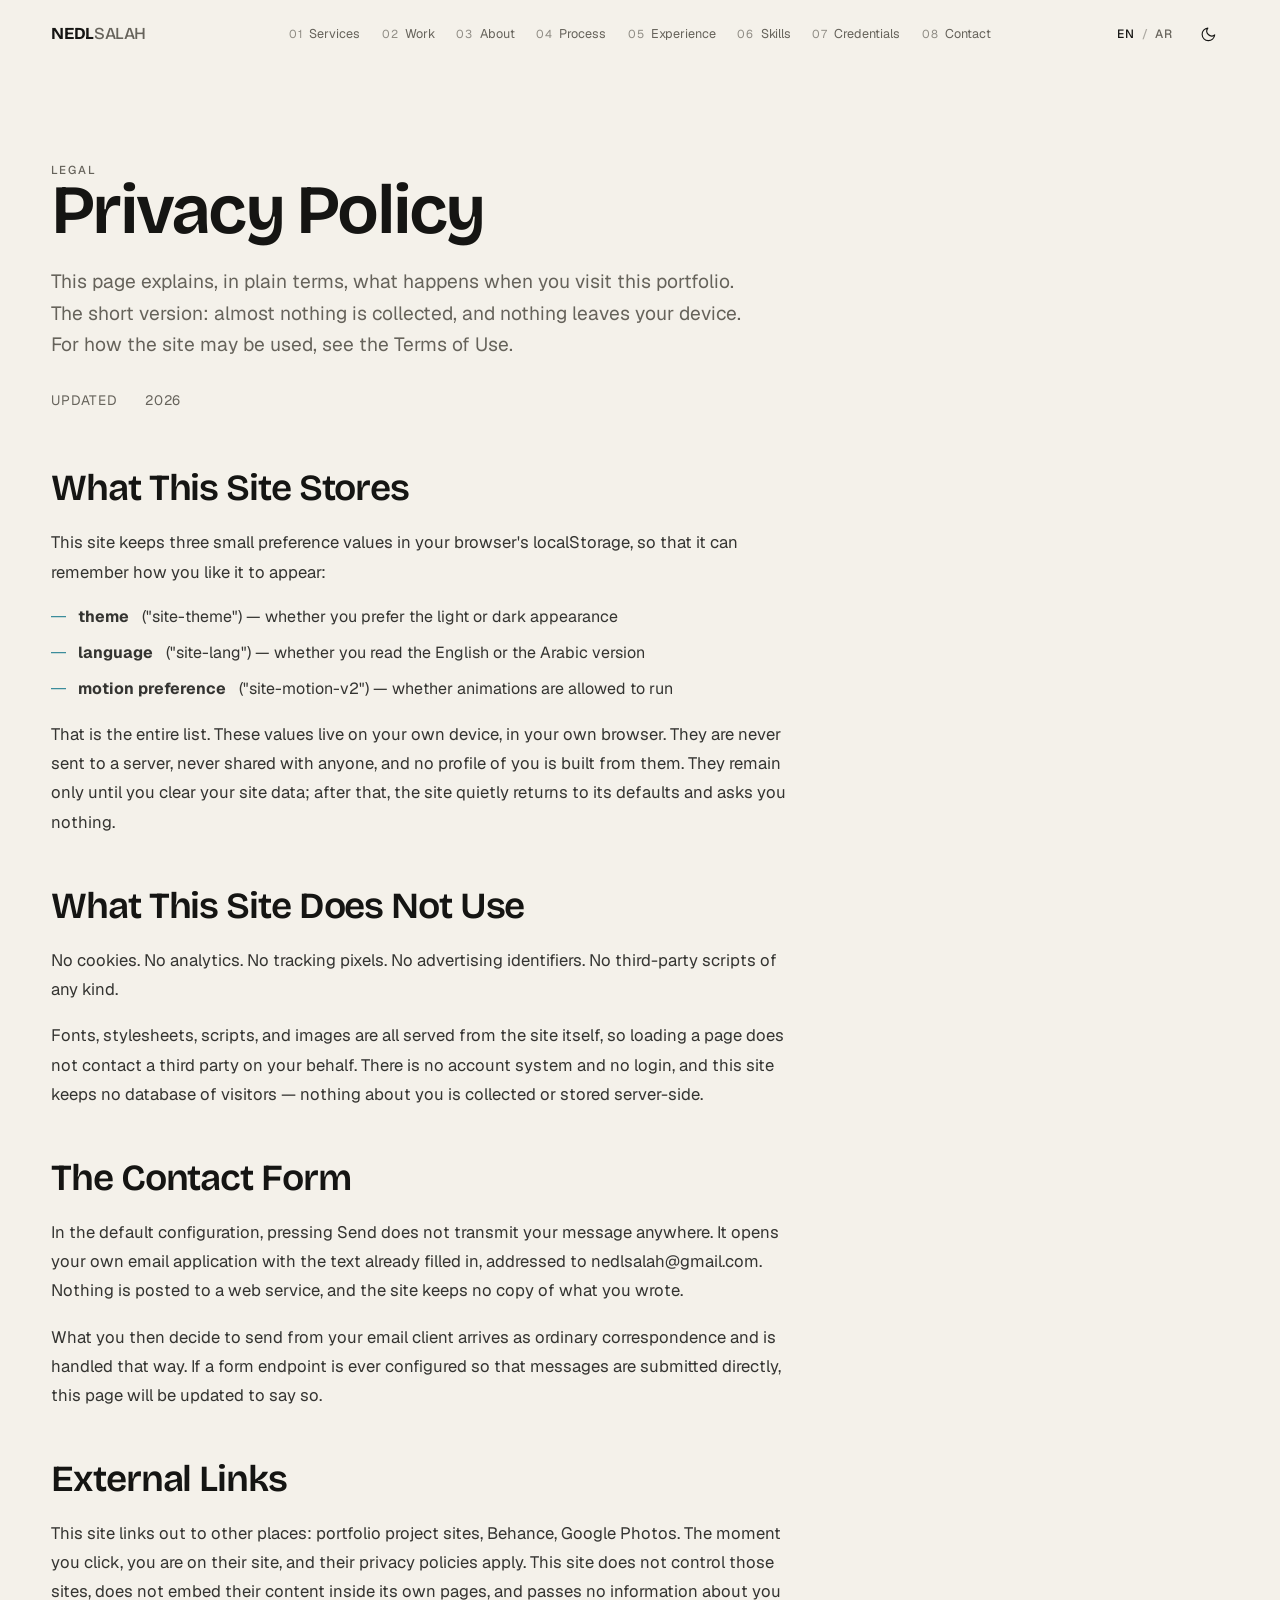
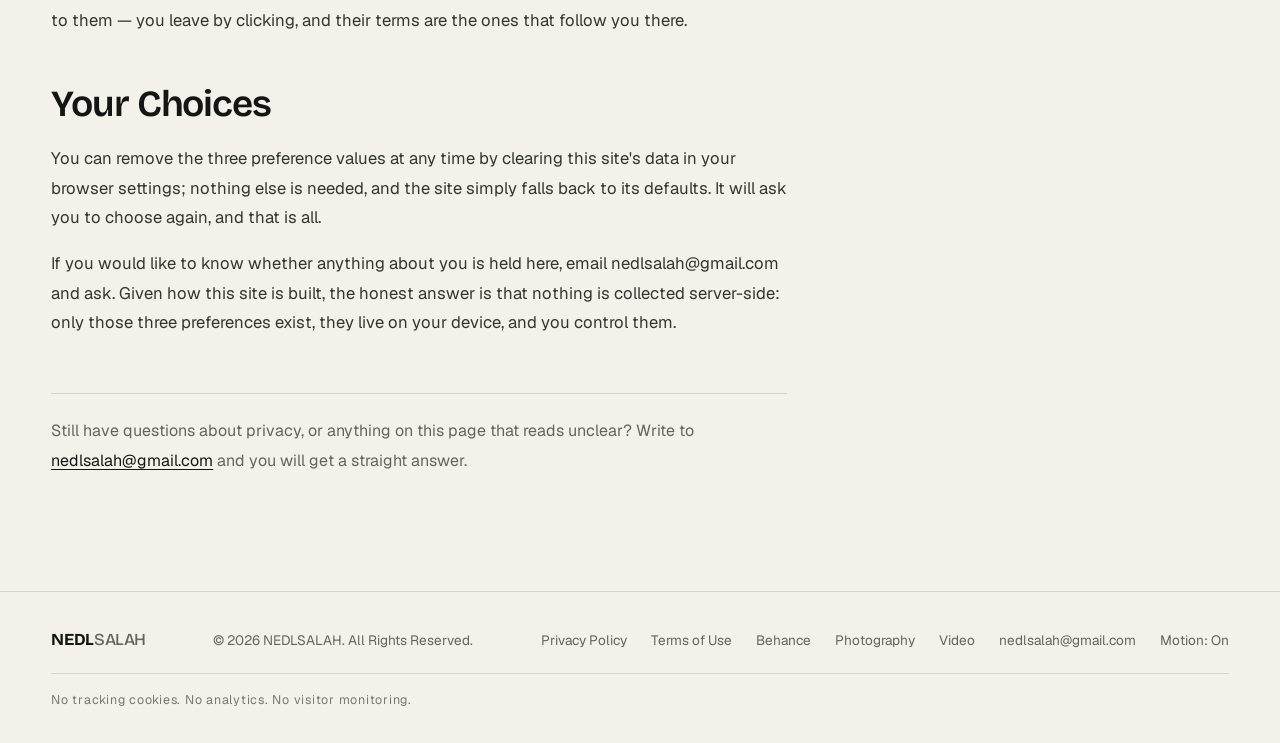
<file: legal/privacy-policy.html>
<!DOCTYPE html>
<html lang="en" dir="ltr" data-theme="dark">
<head>
<meta charset="UTF-8">
<meta name="viewport" content="width=device-width, initial-scale=1">
<meta name="color-scheme" content="dark light">
<meta name="description" content="What this website stores in your browser (theme, language, and motion preferences) and what it never collects: no cookies, no analytics, no tracking.">
<meta name="title" content="Privacy Policy — NEDLSALAH">
<meta name="title-ar" content="سياسة الخصوصية — NEDLSALAH">
<meta name="author" content="NEDLSALAH">
<meta name="theme-color" content="#0d0d0f">
<meta property="og:title" content="Privacy Policy — NEDLSALAH">
<meta property="og:description" content="What this website stores in your browser (theme, language, and motion preferences) and what it never collects: no cookies, no analytics, no tracking.">
<meta property="og:type" content="website">
<meta property="og:site_name" content="NEDLSALAH">
<meta property="og:url" content="https://nedlsalah.github.io/Web/legal/privacy-policy.html">
<meta property="og:image" content="https://nedlsalah.github.io/Web/img/og-cover.png">
<meta name="twitter:card" content="summary_large_image">
<link rel="canonical" href="https://nedlsalah.github.io/Web/legal/privacy-policy.html">
<title>Privacy Policy — NEDLSALAH</title>
<link rel="apple-touch-icon" sizes="180x180" href="../img/favicon/apple-touch-icon.png">
<link rel="icon" type="image/png" sizes="32x32" href="../img/favicon/favicon-32x32.png">
<link rel="icon" type="image/png" sizes="16x16" href="../img/favicon/favicon-16x16.png">
<link rel="manifest" href="../img/favicon/site.webmanifest">
<script type="application/ld+json">{"@context": "https://schema.org", "@type": "WebPage", "name": "Privacy Policy — NEDLSALAH", "description": "What this website stores in your browser (theme, language, and motion preferences) and what it never collects: no cookies, no analytics, no tracking.", "dateModified": "2026-10-08", "url": "https://nedlsalah.github.io/Web/legal/privacy-policy.html"}</script>
<script>(function(){var d=document.documentElement,g=function(k){try{return localStorage.getItem(k)}catch(e){return null}},t=g("site-theme"),l=g("site-lang"),m=g("site-motion-v2"),RESPECT_OS_REDUCED_MOTION=false;
if(t!=="light"&&t!=="dark")t=matchMedia("(prefers-color-scheme: light)").matches?"light":"dark";d.dataset.theme=t;
if(l==="ar"){d.lang="ar";d.dir="rtl"}
if(m==="on"||(m!=="off"&&!(RESPECT_OS_REDUCED_MOTION&&matchMedia("(prefers-reduced-motion: reduce)").matches)))d.classList.add("fx");
setTimeout(function(){if(!window.__ok)d.classList.add("is-ready","rv-all")},3000)})();</script>
<link rel="stylesheet" href="../css/styles.css">
</head>
<body data-page="legal">
<a class="skip" href="#main" data-i18n="skip">Skip to content</a>
<div class="progress" id="scrollProgress" aria-hidden="true"></div>
<div class="cur" id="cur" aria-hidden="true"></div><div class="cur-dot" id="curDot" aria-hidden="true"></div>
<header class="nav" id="nav"><div class="nav-in">
  <a href="../index.html#hero" class="brand" data-i18n="logo" aria-label="NEDLSALAH">NEDL<span>SALAH</span></a>
  <nav aria-label="Main" data-i18n-aria="aria_main"><ul class="links" id="navLinks"><li><a href="../index.html#services"><span class="n" aria-hidden="true">01</span><span data-i18n="nav_services">Services</span></a></li><li><a href="../index.html#work"><span class="n" aria-hidden="true">02</span><span data-i18n="nav_work">Work</span></a></li><li><a href="../index.html#about"><span class="n" aria-hidden="true">03</span><span data-i18n="nav_about">About</span></a></li><li><a href="../index.html#process"><span class="n" aria-hidden="true">04</span><span data-i18n="nav_process">Process</span></a></li><li><a href="../index.html#experience"><span class="n" aria-hidden="true">05</span><span data-i18n="nav_experience">Experience</span></a></li><li><a href="../index.html#skills"><span class="n" aria-hidden="true">06</span><span data-i18n="nav_skills">Skills</span></a></li><li><a href="../index.html#certifications"><span class="n" aria-hidden="true">07</span><span data-i18n="nav_certs">Credentials</span></a></li><li><a href="../index.html#contact"><span class="n" aria-hidden="true">08</span><span data-i18n="nav_contact">Contact</span></a></li></ul></nav>
  <div class="ctrl">
    <button type="button" class="lang" id="langToggle" data-i18n-aria="aria_lang" aria-label="EN / AR — switch language"><span class="lang-en on">EN</span><span class="sep" aria-hidden="true">/</span><span class="lang-ar">AR</span></button>
    <button type="button" class="icon-btn" id="themeToggle" aria-label="Switch theme"><svg class="i-sun" viewBox="0 0 24 24" fill="none" stroke="currentColor" stroke-width="1.6" stroke-linecap="round" aria-hidden="true"><circle cx="12" cy="12" r="4"/><path d="M12 2v2M12 20v2M4.9 4.9l1.4 1.4M17.7 17.7l1.4 1.4M2 12h2M20 12h2M4.9 19.1l1.4-1.4M17.7 6.3l1.4-1.4"/></svg><svg class="i-moon" viewBox="0 0 24 24" fill="none" stroke="currentColor" stroke-width="1.6" stroke-linecap="round" stroke-linejoin="round" aria-hidden="true"><path d="M21 12.8A9 9 0 1 1 11.2 3a7 7 0 0 0 9.8 9.8z"/></svg></button>
    <button type="button" class="menu-btn" id="hamburger" aria-label="Open menu" aria-expanded="false" aria-controls="mobileMenu"><span></span><span></span></button>
  </div>
</div></header>

<div class="mmenu" id="mobileMenu" aria-hidden="true" inert>
  <nav aria-label="Menu" data-i18n-aria="aria_main"><a class="big" style="--i:0" href="../index.html#services"><span class="n" aria-hidden="true">01</span><span data-i18n="nav_services">Services</span></a><a class="big" style="--i:1" href="../index.html#work"><span class="n" aria-hidden="true">02</span><span data-i18n="nav_work">Work</span></a><a class="big" style="--i:2" href="../index.html#about"><span class="n" aria-hidden="true">03</span><span data-i18n="nav_about">About</span></a><a class="big" style="--i:3" href="../index.html#process"><span class="n" aria-hidden="true">04</span><span data-i18n="nav_process">Process</span></a><a class="big" style="--i:4" href="../index.html#experience"><span class="n" aria-hidden="true">05</span><span data-i18n="nav_experience">Experience</span></a><a class="big" style="--i:5" href="../index.html#skills"><span class="n" aria-hidden="true">06</span><span data-i18n="nav_skills">Skills</span></a><a class="big" style="--i:6" href="../index.html#certifications"><span class="n" aria-hidden="true">07</span><span data-i18n="nav_certs">Credentials</span></a><a class="big" style="--i:7" href="../index.html#contact"><span class="n" aria-hidden="true">08</span><span data-i18n="nav_contact">Contact</span></a></nav>
  <div class="mfoot"><a href="mailto:nedlsalah@gmail.com">nedlsalah@gmail.com</a><a href="https://www.behance.net/nedlsalah" target="_blank" rel="noopener noreferrer">Behance</a><a href="https://photos.app.goo.gl/fsxX5cDCLViCtxLZ7" target="_blank" rel="noopener noreferrer">Photography</a><a href="https://photos.app.goo.gl/USEzX2LLwj4FP4Q19" target="_blank" rel="noopener noreferrer">Video</a></div>
</div>
<main id="main" class="page-main"><div class="wrap">
<div class="langblock" lang="en" dir="ltr">
  <header class="article-hero rv">
    <p class="eyebrow" data-i18n="legal_label"></p>
    <h1 class="display-1">Privacy Policy</h1>
    <p class="lead">This page explains, in plain terms, what happens when you visit this portfolio. The short version: almost nothing is collected, and nothing leaves your device. For how the site may be used, see the <a href="./terms-of-use.html">Terms of Use</a>.</p>
    <div class="article-meta"><span data-i18n="meta_updated"></span> <span>2026</span></div>
  </header>

  <div class="article-body rv">
    <section class="article-section" id="s1">
      <h2>What This Site Stores</h2>
      <p>This site keeps three small preference values in your browser's localStorage, so that it can remember how you like it to appear:</p>
      <ul>
        <li><strong>theme</strong> ("site-theme") — whether you prefer the light or dark appearance</li>
        <li><strong>language</strong> ("site-lang") — whether you read the English or the Arabic version</li>
        <li><strong>motion preference</strong> ("site-motion-v2") — whether animations are allowed to run</li>
      </ul>
      <p>That is the entire list. These values live on your own device, in your own browser. They are never sent to a server, never shared with anyone, and no profile of you is built from them. They remain only until you clear your site data; after that, the site quietly returns to its defaults and asks you nothing.</p>
    </section>

    <section class="article-section" id="s2">
      <h2>What This Site Does Not Use</h2>
      <p>No cookies. No analytics. No tracking pixels. No advertising identifiers. No third-party scripts of any kind.</p>
      <p>Fonts, stylesheets, scripts, and images are all served from the site itself, so loading a page does not contact a third party on your behalf. There is no account system and no login, and this site keeps no database of visitors — nothing about you is collected or stored server-side.</p>
    </section>

    <section class="article-section" id="s3">
      <h2>The Contact Form</h2>
      <p>In the default configuration, pressing Send does not transmit your message anywhere. It opens your own email application with the text already filled in, addressed to nedlsalah@gmail.com. Nothing is posted to a web service, and the site keeps no copy of what you wrote.</p>
      <p>What you then decide to send from your email client arrives as ordinary correspondence and is handled that way. If a form endpoint is ever configured so that messages are submitted directly, this page will be updated to say so.</p>
    </section>

    <section class="article-section" id="s4">
      <h2>External Links</h2>
      <p>This site links out to other places: portfolio project sites, Behance, Google Photos. The moment you click, you are on their site, and their privacy policies apply. This site does not control those sites, does not embed their content inside its own pages, and passes no information about you to them — you leave by clicking, and their terms are the ones that follow you there.</p>
    </section>

    <section class="article-section" id="s5">
      <h2>Your Choices</h2>
      <p>You can remove the three preference values at any time by clearing this site's data in your browser settings; nothing else is needed, and the site simply falls back to its defaults. It will ask you to choose again, and that is all.</p>
      <p>If you would like to know whether anything about you is held here, email nedlsalah@gmail.com and ask. Given how this site is built, the honest answer is that nothing is collected server-side: only those three preferences exist, they live on your device, and you control them.</p>
    </section>
  </div>

  <p class="legal-contact rv">Still have questions about privacy, or anything on this page that reads unclear? Write to <a href="mailto:nedlsalah@gmail.com">nedlsalah@gmail.com</a> and you will get a straight answer.</p>
</div>
<div class="langblock" lang="ar" dir="rtl" hidden>
  <header class="article-hero rv">
    <p class="eyebrow" data-i18n="legal_label"></p>
    <h1 class="display-1">سياسة الخصوصية</h1>
    <p class="lead">توضّح هذه الصفحة، بلغة بسيطة، ما يحدث عند زيارتك لهذا المعرض. الخلاصة قصيرة: لا يُجمع شيء تقريبًا، ولا يغادر أي شيء جهازك. أما بشأن طريقة استخدام الموقع فاطلع على <a href="./terms-of-use.html">شروط الاستخدام</a>.</p>
    <div class="article-meta"><span data-i18n="meta_updated"></span> <span>2026</span></div>
  </header>

  <div class="article-body rv">
    <section class="article-section" id="ar-s1">
      <h2>ما يخزنه هذا الموقع</h2>
      <p>يحتفظ هذا الموقع بثلاث قيم تفضيل صغيرة في localStorage داخل متصفحك، حتى يتذكر الشكل الذي تفضّله:</p>
      <ul>
        <li><strong>المظهر</strong> ("site-theme") — هل تفضّل الوضع الفاتح أم الداكن</li>
        <li><strong>اللغة</strong> ("site-lang") — هل تقرأ النسخة العربية أم النسخة الإنجليزية</li>
        <li><strong>تفضيل الحركة</strong> ("site-motion-v2") — هل يُسمح بتشغيل الحركات والانتقالات</li>
      </ul>
      <p>هذا هو القائمة كاملة. تقيم هذه القيم على جهازك أنت، داخل متصفحك أنت، ولا تُرسل أبدًا إلى أي خادم، ولا تُشارك مع أي جهة، ولا يُبنى من خلالها ملف تعريفي عنك. تبقى موجودة فقط حتى تمسح بيانات الموقع؛ وعندئذٍ يعود الموقع بهدوء إلى إعداداته الافتراضية ولا يطلب منك شيئًا.</p>
    </section>

    <section class="article-section" id="ar-s2">
      <h2>ما لا يستخدمه هذا الموقع</h2>
      <p>لا كوكيز، ولا أدوات تحليل، ولا بكسلات تتبّع، ولا معرّفات إعلانية، ولا أي سكربتات من أطراف ثالثة إطلاقًا.</p>
      <p>الخطوط وأنماط CSS والصورات البرمجية والصور كلها تُقدَّم من الموقع نفسه، فالصفحة لا تتصل بأي طرف خارجي نيابةً عنك عند تحميلها. لا يوجد نظام حسابات ولا تسجيل دخول، ولا يحتفظ هذا الموقع بقاعدة بيانات للزوار — لا يُجمع عنك شيء ولا يُخزَّن من جهة الخادم.</p>
    </section>

    <section class="article-section" id="ar-s3">
      <h2>نموذج التواصل</h2>
      <p>في الإعداد الافتراضي، لا يُرسل الضغط على «إرسال» رسالتك إلى أي مكان. بل يفتح تطبيق البريد على جهازك والنص جاهز مسبقًا، موجَّهًا إلى nedlsalah@gmail.com. لا تُرفع الرسالة إلى أي خدمة على الويب، ولا يحتفظ الموقع بنسخة مما كتبته.</p>
      <p>وما تقرّر بعد ذلك إرساله من برنامج البريد لديك يصل بوصفه مراسلة عادية، ويُتعامل معه على هذا الأساس. وإذا عُيِّنت لاحقًا نقطة إرسال لنموذج التواصل حتى تُقدَّم الرسائل مباشرة، فسيُحدَّث هذا القسم لإبلاغك بذلك.</p>
    </section>

    <section class="article-section" id="ar-s4">
      <h2>الروابط الخارجية</h2>
      <p>يربط هذا الموقع بمواضع أخرى: مواقع مشاريع المعرض، وBehance، وGoogle Photos. بمجرد النقر، تكون على موقعهم وتخضع سياسات خصوصيتهم. هذا الموقع لا يتحكم في تلك المواقع، ولا يضمّن محتواها داخل صفحاته، ولا يمرّر إليها أي معلومات عنك — أنت من يغادر بالنقر، وشروطهم هي التي ترافقك إلى هناك.</p>
    </section>

    <section class="article-section" id="ar-s5">
      <h2>خياراتك</h2>
      <p>يمكنك حذف قيم التفضيل الثلاث في أي وقت عبر مسح بيانات هذا الموقع من إعدادات متصفحك؛ لا يلزم أكثر من ذلك، ويعود الموقع ببساطة إلى وضعه الافتراضي، وسينتخي أن تختار من جديد، وهذا كل شيء.</p>
      <p>وإذا أردت أن تعرف إن كان هناك أي شيء عنك محفوظًا هنا، فراسل nedlsalah@gmail.com واسأل. وبالنظر إلى طريقة بناء هذا الموقع، فالإجابة الصادقة هي أن لا يُجمع شيء من جهة الخادوم: هذه القيم الثلاثة وحدها موجودة، وهي على جهازك، وأنت من يتحكم بها.</p>
    </section>
  </div>

  <p class="legal-contact rv">لا تزال لديك أسئلة حول الخصوصية، أو شيء في هذه الصفحة لم يكن واضحًا؟ اكتب إلى <a href="mailto:nedlsalah@gmail.com">nedlsalah@gmail.com</a> وستحصل على إجابة مباشرة.</p>
</div>

</div></main>
<footer class="footer"><div class="wrap foot">
  <a href="../index.html#hero" class="brand" aria-label="NEDLSALAH">NEDL<span>SALAH</span></a>
  <p data-i18n="footer_copy">© 2026 NEDLSALAH — All Rights Reserved</p>
  <div class="foot-links">
    <a href="../legal/privacy-policy.html" data-i18n="foot_privacy">Privacy Policy</a>
    <a href="../legal/terms-of-use.html" data-i18n="foot_terms">Terms of Use</a>
    <a href="https://www.behance.net/nedlsalah" target="_blank" rel="noopener noreferrer">Behance<span class="vh" data-i18n="ext_new"> (opens in a new tab)</span></a>
    <a href="https://photos.app.goo.gl/fsxX5cDCLViCtxLZ7" target="_blank" rel="noopener noreferrer">Photography<span class="vh" data-i18n="ext_new"> (opens in a new tab)</span></a>
    <a href="https://photos.app.goo.gl/USEzX2LLwj4FP4Q19" target="_blank" rel="noopener noreferrer">Video<span class="vh" data-i18n="ext_new"> (opens in a new tab)</span></a>
    <a href="mailto:nedlsalah@gmail.com">nedlsalah@gmail.com</a>
    <button type="button" class="foot-btn" id="motionToggle" aria-pressed="false"><span data-i18n="motion_label">Motion</span>: <span id="motionState" data-i18n="motion_on">On</span></button>
  </div>
  <p class="foot-note" data-i18n="foot_note">No cookies. No analytics. No tracking.</p>
</div></footer>
<button type="button" class="back-top" id="backTop" data-i18n-aria="aria_top" aria-label="Back to top"><svg viewBox="0 0 24 24" fill="none" stroke="currentColor" stroke-width="1.8" stroke-linecap="round" stroke-linejoin="round" aria-hidden="true"><path d="M12 19V5M5 12l7-7 7 7"/></svg></button>
<script defer src="../js/i18n.js"></script>
<script defer src="../js/site.js"></script>
</body>
</html>
</file>
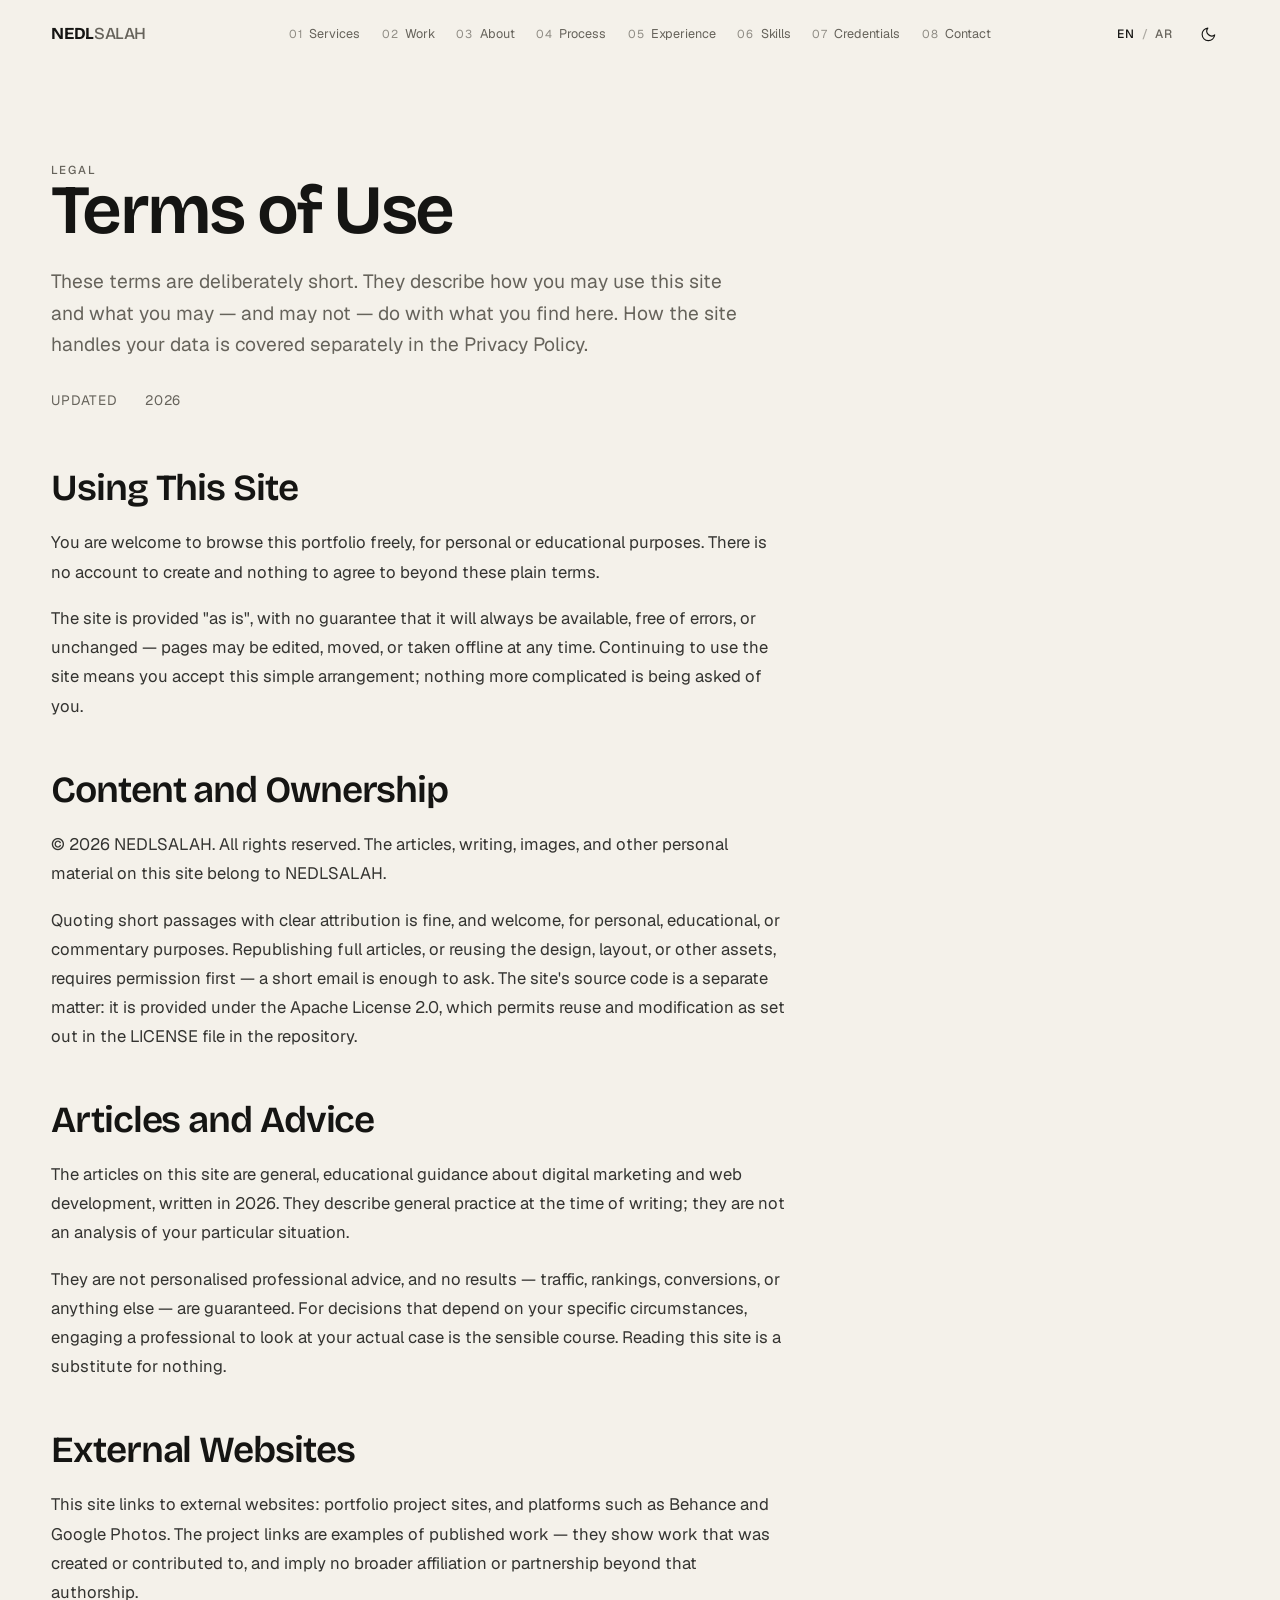
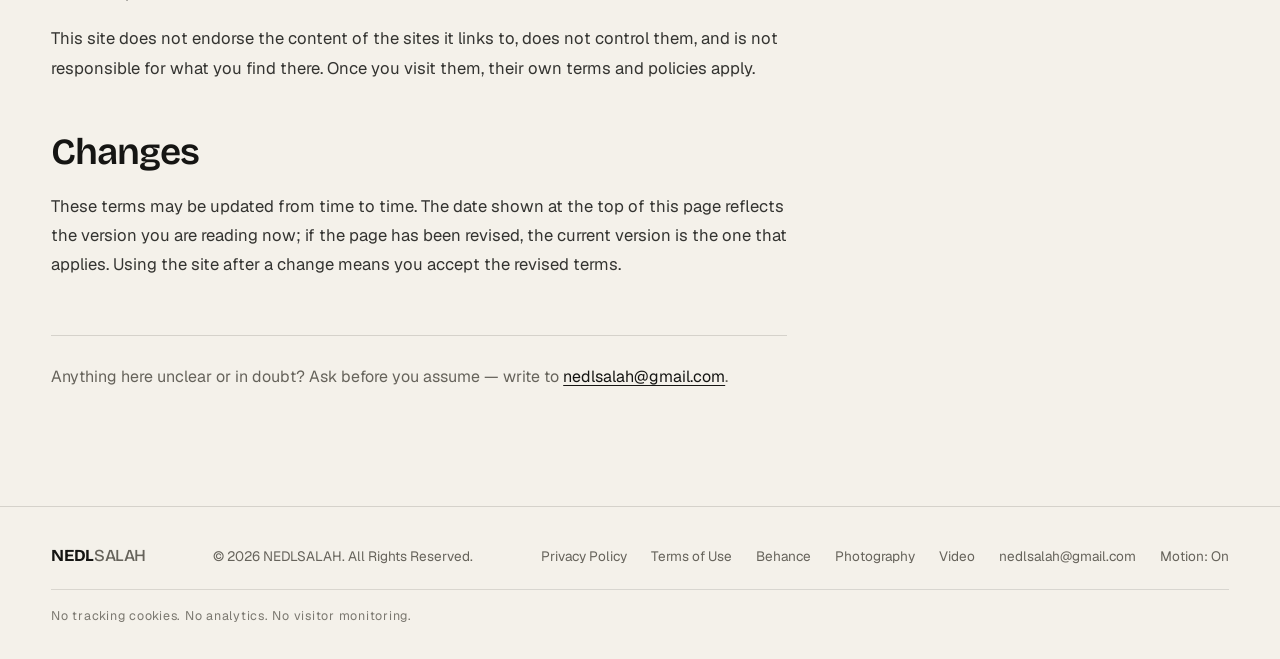
<file: legal/terms-of-use.html>
<!DOCTYPE html>
<html lang="en" dir="ltr" data-theme="dark">
<head>
<meta charset="UTF-8">
<meta name="viewport" content="width=device-width, initial-scale=1">
<meta name="color-scheme" content="dark light">
<meta name="description" content="The terms that apply when you use this website and its content.">
<meta name="title" content="Terms of Use — NEDLSALAH">
<meta name="title-ar" content="شروط الاستخدام — NEDLSALAH">
<meta name="author" content="NEDLSALAH">
<meta name="theme-color" content="#0d0d0f">
<meta property="og:title" content="Terms of Use — NEDLSALAH">
<meta property="og:description" content="The terms that apply when you use this website and its content.">
<meta property="og:type" content="website">
<meta property="og:site_name" content="NEDLSALAH">
<meta property="og:url" content="https://nedlsalah.github.io/Web/legal/terms-of-use.html">
<meta property="og:image" content="https://nedlsalah.github.io/Web/img/og-cover.png">
<meta name="twitter:card" content="summary_large_image">
<link rel="canonical" href="https://nedlsalah.github.io/Web/legal/terms-of-use.html">
<title>Terms of Use — NEDLSALAH</title>
<link rel="apple-touch-icon" sizes="180x180" href="../img/favicon/apple-touch-icon.png">
<link rel="icon" type="image/png" sizes="32x32" href="../img/favicon/favicon-32x32.png">
<link rel="icon" type="image/png" sizes="16x16" href="../img/favicon/favicon-16x16.png">
<link rel="manifest" href="../img/favicon/site.webmanifest">
<script type="application/ld+json">{"@context": "https://schema.org", "@type": "WebPage", "name": "Terms of Use — NEDLSALAH", "description": "The terms that apply when you use this website and its content.", "dateModified": "2026-10-08", "url": "https://nedlsalah.github.io/Web/legal/terms-of-use.html"}</script>
<script>(function(){var d=document.documentElement,g=function(k){try{return localStorage.getItem(k)}catch(e){return null}},t=g("site-theme"),l=g("site-lang"),m=g("site-motion-v2"),RESPECT_OS_REDUCED_MOTION=false;
if(t!=="light"&&t!=="dark")t=matchMedia("(prefers-color-scheme: light)").matches?"light":"dark";d.dataset.theme=t;
if(l==="ar"){d.lang="ar";d.dir="rtl"}
if(m==="on"||(m!=="off"&&!(RESPECT_OS_REDUCED_MOTION&&matchMedia("(prefers-reduced-motion: reduce)").matches)))d.classList.add("fx");
setTimeout(function(){if(!window.__ok)d.classList.add("is-ready","rv-all")},3000)})();</script>
<link rel="stylesheet" href="../css/styles.css">
</head>
<body data-page="legal">
<a class="skip" href="#main" data-i18n="skip">Skip to content</a>
<div class="progress" id="scrollProgress" aria-hidden="true"></div>
<div class="cur" id="cur" aria-hidden="true"></div><div class="cur-dot" id="curDot" aria-hidden="true"></div>
<header class="nav" id="nav"><div class="nav-in">
  <a href="../index.html#hero" class="brand" data-i18n="logo" aria-label="NEDLSALAH">NEDL<span>SALAH</span></a>
  <nav aria-label="Main" data-i18n-aria="aria_main"><ul class="links" id="navLinks"><li><a href="../index.html#services"><span class="n" aria-hidden="true">01</span><span data-i18n="nav_services">Services</span></a></li><li><a href="../index.html#work"><span class="n" aria-hidden="true">02</span><span data-i18n="nav_work">Work</span></a></li><li><a href="../index.html#about"><span class="n" aria-hidden="true">03</span><span data-i18n="nav_about">About</span></a></li><li><a href="../index.html#process"><span class="n" aria-hidden="true">04</span><span data-i18n="nav_process">Process</span></a></li><li><a href="../index.html#experience"><span class="n" aria-hidden="true">05</span><span data-i18n="nav_experience">Experience</span></a></li><li><a href="../index.html#skills"><span class="n" aria-hidden="true">06</span><span data-i18n="nav_skills">Skills</span></a></li><li><a href="../index.html#certifications"><span class="n" aria-hidden="true">07</span><span data-i18n="nav_certs">Credentials</span></a></li><li><a href="../index.html#contact"><span class="n" aria-hidden="true">08</span><span data-i18n="nav_contact">Contact</span></a></li></ul></nav>
  <div class="ctrl">
    <button type="button" class="lang" id="langToggle" data-i18n-aria="aria_lang" aria-label="EN / AR — switch language"><span class="lang-en on">EN</span><span class="sep" aria-hidden="true">/</span><span class="lang-ar">AR</span></button>
    <button type="button" class="icon-btn" id="themeToggle" aria-label="Switch theme"><svg class="i-sun" viewBox="0 0 24 24" fill="none" stroke="currentColor" stroke-width="1.6" stroke-linecap="round" aria-hidden="true"><circle cx="12" cy="12" r="4"/><path d="M12 2v2M12 20v2M4.9 4.9l1.4 1.4M17.7 17.7l1.4 1.4M2 12h2M20 12h2M4.9 19.1l1.4-1.4M17.7 6.3l1.4-1.4"/></svg><svg class="i-moon" viewBox="0 0 24 24" fill="none" stroke="currentColor" stroke-width="1.6" stroke-linecap="round" stroke-linejoin="round" aria-hidden="true"><path d="M21 12.8A9 9 0 1 1 11.2 3a7 7 0 0 0 9.8 9.8z"/></svg></button>
    <button type="button" class="menu-btn" id="hamburger" aria-label="Open menu" aria-expanded="false" aria-controls="mobileMenu"><span></span><span></span></button>
  </div>
</div></header>

<div class="mmenu" id="mobileMenu" aria-hidden="true" inert>
  <nav aria-label="Menu" data-i18n-aria="aria_main"><a class="big" style="--i:0" href="../index.html#services"><span class="n" aria-hidden="true">01</span><span data-i18n="nav_services">Services</span></a><a class="big" style="--i:1" href="../index.html#work"><span class="n" aria-hidden="true">02</span><span data-i18n="nav_work">Work</span></a><a class="big" style="--i:2" href="../index.html#about"><span class="n" aria-hidden="true">03</span><span data-i18n="nav_about">About</span></a><a class="big" style="--i:3" href="../index.html#process"><span class="n" aria-hidden="true">04</span><span data-i18n="nav_process">Process</span></a><a class="big" style="--i:4" href="../index.html#experience"><span class="n" aria-hidden="true">05</span><span data-i18n="nav_experience">Experience</span></a><a class="big" style="--i:5" href="../index.html#skills"><span class="n" aria-hidden="true">06</span><span data-i18n="nav_skills">Skills</span></a><a class="big" style="--i:6" href="../index.html#certifications"><span class="n" aria-hidden="true">07</span><span data-i18n="nav_certs">Credentials</span></a><a class="big" style="--i:7" href="../index.html#contact"><span class="n" aria-hidden="true">08</span><span data-i18n="nav_contact">Contact</span></a></nav>
  <div class="mfoot"><a href="mailto:nedlsalah@gmail.com">nedlsalah@gmail.com</a><a href="https://www.behance.net/nedlsalah" target="_blank" rel="noopener noreferrer">Behance</a><a href="https://photos.app.goo.gl/fsxX5cDCLViCtxLZ7" target="_blank" rel="noopener noreferrer">Photography</a><a href="https://photos.app.goo.gl/USEzX2LLwj4FP4Q19" target="_blank" rel="noopener noreferrer">Video</a></div>
</div>
<main id="main" class="page-main"><div class="wrap">
<div class="langblock" lang="en" dir="ltr">
  <header class="article-hero rv">
    <p class="eyebrow" data-i18n="legal_label"></p>
    <h1 class="display-1">Terms of Use</h1>
    <p class="lead">These terms are deliberately short. They describe how you may use this site and what you may — and may not — do with what you find here. How the site handles your data is covered separately in the <a href="./privacy-policy.html">Privacy Policy</a>.</p>
    <div class="article-meta"><span data-i18n="meta_updated"></span> <span>2026</span></div>
  </header>

  <div class="article-body rv">
    <section class="article-section" id="s1">
      <h2>Using This Site</h2>
      <p>You are welcome to browse this portfolio freely, for personal or educational purposes. There is no account to create and nothing to agree to beyond these plain terms.</p>
      <p>The site is provided "as is", with no guarantee that it will always be available, free of errors, or unchanged — pages may be edited, moved, or taken offline at any time. Continuing to use the site means you accept this simple arrangement; nothing more complicated is being asked of you.</p>
    </section>

    <section class="article-section" id="s2">
      <h2>Content and Ownership</h2>
      <p>© 2026 NEDLSALAH. All rights reserved. The articles, writing, images, and other personal material on this site belong to NEDLSALAH.</p>
      <p>Quoting short passages with clear attribution is fine, and welcome, for personal, educational, or commentary purposes. Republishing full articles, or reusing the design, layout, or other assets, requires permission first — a short email is enough to ask. The site's source code is a separate matter: it is provided under the Apache License 2.0, which permits reuse and modification as set out in the LICENSE file in the repository.</p>
    </section>

    <section class="article-section" id="s3">
      <h2>Articles and Advice</h2>
      <p>The articles on this site are general, educational guidance about digital marketing and web development, written in 2026. They describe general practice at the time of writing; they are not an analysis of your particular situation.</p>
      <p>They are not personalised professional advice, and no results — traffic, rankings, conversions, or anything else — are guaranteed. For decisions that depend on your specific circumstances, engaging a professional to look at your actual case is the sensible course. Reading this site is a substitute for nothing.</p>
    </section>

    <section class="article-section" id="s4">
      <h2>External Websites</h2>
      <p>This site links to external websites: portfolio project sites, and platforms such as Behance and Google Photos. The project links are examples of published work — they show work that was created or contributed to, and imply no broader affiliation or partnership beyond that authorship.</p>
      <p>This site does not endorse the content of the sites it links to, does not control them, and is not responsible for what you find there. Once you visit them, their own terms and policies apply.</p>
    </section>

    <section class="article-section" id="s5">
      <h2>Changes</h2>
      <p>These terms may be updated from time to time. The date shown at the top of this page reflects the version you are reading now; if the page has been revised, the current version is the one that applies. Using the site after a change means you accept the revised terms.</p>
    </section>
  </div>

  <p class="legal-contact rv">Anything here unclear or in doubt? Ask before you assume — write to <a href="mailto:nedlsalah@gmail.com">nedlsalah@gmail.com</a>.</p>
</div>
<div class="langblock" lang="ar" dir="rtl" hidden>
  <header class="article-hero rv">
    <p class="eyebrow" data-i18n="legal_label"></p>
    <h1 class="display-1">شروط الاستخدام</h1>
    <p class="lead">هذه الشروط قصيرة عن قصد. تصف كيفية استخدامك لهذا الموقع وما يجوز لك — وما لا يجوز — فعله بما تجده فيه. أما كيفية تعامل الموقع مع بياناتك فتتناولها <a href="./privacy-policy.html">سياسة الخصوصية</a> بشكل منفصل.</p>
    <div class="article-meta"><span data-i18n="meta_updated"></span> <span>2026</span></div>
  </header>

  <div class="article-body rv">
    <section class="article-section" id="ar-s1">
      <h2>استخدام هذا الموقع</h2>
      <p>يُرحّب بك في تصفّح هذا المعرض بحرية، لغرض شخصي أو تعليمي. لا حساب يُنشئ، ولا شيء تُطلب الموافقة عليه إلى جانب هذه الشروط الواضحة.</p>
      <p>يُقدَّم الموقع «كما هو»، دون ضمانة أن يبقى متاحًا دائمًا أو خاليًا من الأخطاء أو دون تغيير — فقد تُحرَّر الصفحات أو تُنقل أو تُحذف في أي وقت. واستمرارك في استخدام الموقع يعني قبولك لهذا الترتيب البسيط، ولا نطلب منك أكثر من ذلك.</p>
    </section>

    <section class="article-section" id="ar-s2">
      <h2>المحتوى والملكية</h2>
      <p>© 2026 NEDLSALAH. جميع الحقوق محفوظة. المقالات والنصوص والصور والمحتوى الشخصي الآخر في هذا الموقع ملك لـ NEDLSALAH.</p>
      <p>الاقتباس من مقاطع قصيرة مع إسناد واضح مسموح ومرغوب فيه، لأغراض شخصية أو تعليمية أو نقاشية. أما إعادة نشر المقالات كاملة، أو إعادة استخدام التصميم أو تخطيط الصفحة أو غيرها من العناصر، فتتطلب إذنًا مسبقًا؛ رسالة بريد قصيرة تكفي للسؤال. أما شيفرة المصدر فموضوع آخر: تُقدَّم بترخيص Apache License 2.0، الذي يبيح إعادة الاستخدام والتعديل كما هو موضح في ملف LICENSE داخل المستودع.</p>
    </section>

    <section class="article-section" id="ar-s3">
      <h2>المقالات والاستشارات</h2>
      <p>المقالات المنشورة على هذا الموقع إرشاد تعليمي عام حول التسويق الرقمي وتطوير الويب، كُتبت في عام 2026. تصف الممارسة العامة وقت كتابتها، وليست تحليلًا لوضعك أنت تحديدًا.</p>
      <p>ليست استشارة مهنية مخصصة، ولا تُضمن أي نتائج — لا زيارات، ولا ترتيب في نتائج البحث، ولا تحويلات، ولا أي شيء آخر. أما القرارات التي تعتمد على ظروفك الخاصة، فمراجعةُ محترف بحالةِ فعلِكِ هي المسار العملي. وقراءة هذا الموقع لا تحلّ محلّ شيء.</p>
    </section>

    <section class="article-section" id="ar-s4">
      <h2>المواقع الخارجية</h2>
      <p>يربط هذا الموقع بمواقع خارجية: مواقع مشاريع المعرض، ومنصات مثل Behance وGoogle Photos. روابط المشاريع أمثلة على أعمال منشورة — تعرض أعمالًا تم إنشاؤها أو المساهمة فيها، ولا تفترض أي انتماء أو شراكة أبعد من ذلك المؤلف.</p>
      <p>هذا الموقع لا يصادق على محتوى المواقع التي يربط بها، ولا يتحكم فيها، ولا يتحمل مسؤولية ما تجده فيها. وبمجرد زيارتها، تنطبق شروطها وسياساتها هي.</p>
    </section>

    <section class="article-section" id="ar-s5">
      <h2>التغييرات</h2>
      <p>قد تُحدَّث هذه الشروط من وقت لآخر. التاريخ المعروض في أعلى هذه الصفحة يعكس النسخة التي تقرأها الآن؛ وإذا أُعيدت صياغة الصفحة، فالنسخة الحالية هي المعمول بها. واستمرارك في استخدام الموقع بعد أي تعديل يعني قبولك للشروط المعدَّلة.</p>
    </section>
  </div>

  <p class="legal-contact rv">أي شيء هنا غير واضح أو محلّ شك؟ اسأل قبل أن تفترض — راسل <a href="mailto:nedlsalah@gmail.com">nedlsalah@gmail.com</a>.</p>
</div>

</div></main>
<footer class="footer"><div class="wrap foot">
  <a href="../index.html#hero" class="brand" aria-label="NEDLSALAH">NEDL<span>SALAH</span></a>
  <p data-i18n="footer_copy">© 2026 NEDLSALAH — All Rights Reserved</p>
  <div class="foot-links">
    <a href="../legal/privacy-policy.html" data-i18n="foot_privacy">Privacy Policy</a>
    <a href="../legal/terms-of-use.html" data-i18n="foot_terms">Terms of Use</a>
    <a href="https://www.behance.net/nedlsalah" target="_blank" rel="noopener noreferrer">Behance<span class="vh" data-i18n="ext_new"> (opens in a new tab)</span></a>
    <a href="https://photos.app.goo.gl/fsxX5cDCLViCtxLZ7" target="_blank" rel="noopener noreferrer">Photography<span class="vh" data-i18n="ext_new"> (opens in a new tab)</span></a>
    <a href="https://photos.app.goo.gl/USEzX2LLwj4FP4Q19" target="_blank" rel="noopener noreferrer">Video<span class="vh" data-i18n="ext_new"> (opens in a new tab)</span></a>
    <a href="mailto:nedlsalah@gmail.com">nedlsalah@gmail.com</a>
    <button type="button" class="foot-btn" id="motionToggle" aria-pressed="false"><span data-i18n="motion_label">Motion</span>: <span id="motionState" data-i18n="motion_on">On</span></button>
  </div>
  <p class="foot-note" data-i18n="foot_note">No cookies. No analytics. No tracking.</p>
</div></footer>
<button type="button" class="back-top" id="backTop" data-i18n-aria="aria_top" aria-label="Back to top"><svg viewBox="0 0 24 24" fill="none" stroke="currentColor" stroke-width="1.8" stroke-linecap="round" stroke-linejoin="round" aria-hidden="true"><path d="M12 19V5M5 12l7-7 7 7"/></svg></button>
<script defer src="../js/i18n.js"></script>
<script defer src="../js/site.js"></script>
</body>
</html>
</file>
<file: css/styles.css>
@font-face{font-family:"Bricolage Grotesque";src:url(../fonts/display.woff2) format("woff2");font-weight:200 800;font-display:swap}
@font-face{font-family:"Geist";src:url(../fonts/body.woff2) format("woff2");font-weight:100 900;font-display:swap}
@font-face{font-family:"IBM Plex Sans Arabic";src:url(../fonts/arabic-400.woff2) format("woff2");font-weight:400;font-display:swap;unicode-range:U+0600-06FF,U+0750-077F,U+0870-088E,U+0890-0891,U+0898-08E1,U+08E3-08FF,U+200C-200E,U+2010-2011,U+204F,U+2E41,U+FB50-FDFF,U+FE70-FE74,U+FE76-FEFC}
@font-face{font-family:"IBM Plex Sans Arabic";src:url(../fonts/arabic-500.woff2) format("woff2");font-weight:500;font-display:swap;unicode-range:U+0600-06FF,U+0750-077F,U+0870-088E,U+0890-0891,U+0898-08E1,U+08E3-08FF,U+200C-200E,U+2010-2011,U+204F,U+2E41,U+FB50-FDFF,U+FE70-FE74,U+FE76-FEFC}
@font-face{font-family:"IBM Plex Sans Arabic";src:url(../fonts/arabic-600.woff2) format("woff2");font-weight:600;font-display:swap;unicode-range:U+0600-06FF,U+0750-077F,U+0870-088E,U+0890-0891,U+0898-08E1,U+08E3-08FF,U+200C-200E,U+2010-2011,U+204F,U+2E41,U+FB50-FDFF,U+FE70-FE74,U+FE76-FEFC}
@font-face{font-family:"IBM Plex Sans Arabic";src:url(../fonts/arabic-700.woff2) format("woff2");font-weight:700;font-display:swap;unicode-range:U+0600-06FF,U+0750-077F,U+0870-088E,U+0890-0891,U+0898-08E1,U+08E3-08FF,U+200C-200E,U+2010-2011,U+204F,U+2E41,U+FB50-FDFF,U+FE70-FE74,U+FE76-FEFC}

/* ── Design tokens ─────────────────────────────────────── */
:root{
  --pad:clamp(1.25rem,4vw,3.5rem); --max:1440px; --nav-h:4.25rem;
  --ease:cubic-bezier(.16,1,.3,1); --ease-io:cubic-bezier(.65,0,.35,1);
  --f-display:"Bricolage Grotesque",system-ui,sans-serif; --f-body:"Geist",system-ui,sans-serif;
}
:root:lang(ar){--f-display:"IBM Plex Sans Arabic","Bricolage Grotesque",sans-serif;--f-body:"IBM Plex Sans Arabic","Geist",system-ui,sans-serif}
:root[data-theme=dark]{color-scheme:dark;--bg:#0d0d0f;--surface:#141417;--surface-2:#1c1c20;--text:#f2f0ea;--muted:#9a978f;--line:rgba(242,240,234,.12);--line-2:rgba(242,240,234,.26);--accent:#3cc1da;--accent-solid:#3cc1da;--inv-bg:#f2f0ea;--inv-fg:#0d0d0f}
:root[data-theme=light]{color-scheme:light;--bg:#f4f1ea;--surface:#fbf9f5;--surface-2:#e9e5db;--text:#151513;--muted:#66635b;--line:rgba(21,21,19,.14);--line-2:rgba(21,21,19,.3);--accent:#0e7488;--accent-solid:#0e7488;--inv-bg:#151513;--inv-fg:#f4f1ea}

/* ── Base ──────────────────────────────────────────────── */
*,*::before,*::after{box-sizing:border-box;margin:0;padding:0}
html{-webkit-text-size-adjust:100%;scroll-padding-top:var(--nav-h);background:var(--bg)}
html.fx{scroll-behavior:smooth}
body{font:400 1rem/1.65 var(--f-body);background:var(--bg);color:var(--text);overflow-x:clip;text-rendering:optimizeLegibility;-webkit-font-smoothing:antialiased}
:lang(ar) body,body:lang(ar){line-height:1.9}
a{color:inherit;text-decoration:none}
button{font:inherit;color:inherit;background:none;border:0;cursor:pointer}
img{display:block;max-width:100%}
ul,ol{list-style:none}
::selection{background:var(--accent-solid);color:var(--inv-fg)}
/* Scrollbar — brand colour */
html{scrollbar-color:var(--accent-solid) var(--surface-2);scrollbar-width:thin}
::-webkit-scrollbar{width:12px;height:12px;background:var(--surface-2)}
::-webkit-scrollbar-thumb{background:var(--accent-solid);border:3px solid var(--surface-2);border-radius:999px}
::-webkit-scrollbar-thumb:hover{background:var(--accent)}
:focus-visible{outline:2px solid var(--accent);outline-offset:3px;border-radius:2px}
.wrap{width:100%;max-width:var(--max);margin-inline:auto;padding-inline:var(--pad)}
.skip{position:fixed;inset-block-start:.75rem;inset-inline-start:.75rem;z-index:3000;padding:.6rem 1rem;background:var(--inv-bg);color:var(--inv-fg);translate:0 -200%;transition:translate .3s var(--ease)}
.skip:focus{translate:0 0}
.progress{position:fixed;inset:0 0 auto 0;height:2px;z-index:1100;width:0;background:var(--accent-solid)}
html[dir=rtl] .progress{inset-inline-start:auto;inset-inline-end:0}
.vh{position:absolute!important;width:1px;height:1px;padding:0;margin:-1px;overflow:hidden;clip:rect(0 0 0 0);white-space:nowrap;border:0}
[hidden]{display:none!important}

/* ── Navigation ────────────────────────────────────────── */
.nav{position:fixed;inset:0 0 auto 0;z-index:1000;border-bottom:1px solid transparent;transition:background-color .45s,border-color .45s}
.nav.scrolled{background:color-mix(in srgb,var(--bg) 84%,transparent);-webkit-backdrop-filter:blur(14px);backdrop-filter:blur(14px);border-color:var(--line)}
html.menu-open .nav{background:transparent;border-color:transparent;-webkit-backdrop-filter:none;backdrop-filter:none}
.nav-in{display:grid;grid-template-columns:1fr auto 1fr;align-items:center;height:var(--nav-h);max-width:var(--max);margin-inline:auto;padding-inline:var(--pad)}
.brand{font:700 1.05rem/1 var(--f-display);letter-spacing:-.02em;justify-self:start;display:inline-flex;align-items:center;min-height:24px}
.brand span{color:var(--muted);font-weight:500}
.links{display:flex;gap:.1rem}
.links a{position:relative;display:flex;gap:.4rem;align-items:baseline;padding:.55rem .62rem;font-size:.79rem;color:var(--muted);transition:color .3s;white-space:nowrap}
.links a .n{font-size:.72rem;letter-spacing:.08em;opacity:.7}
.links a::after{content:"";position:absolute;inset-inline:.62rem;bottom:.25rem;height:1px;background:var(--text);transform:scaleX(0);transform-origin:left;transition:transform .5s var(--ease)}
html[dir=rtl] .links a::after{transform-origin:right}
.links a:hover,.links a.active{color:var(--text)}
.links a:hover::after,.links a.active::after{transform:scaleX(1)}
.links a.active .n{color:var(--accent);opacity:1}
.ctrl{display:flex;align-items:center;gap:.35rem;justify-self:end}
.lang{display:inline-flex;align-items:center;padding:.55rem .6rem;font:500 .75rem/1 var(--f-body);letter-spacing:.1em;color:var(--muted)}
.lang span.on{color:var(--text)}
.lang .sep{margin-inline:.4rem;opacity:.5}
.icon-btn{display:grid;place-items:center;width:2.5rem;height:2.5rem;border-radius:50%;color:var(--text);transition:background-color .3s}
.icon-btn:hover{background:var(--surface-2)}
.icon-btn svg{width:1.05rem;height:1.05rem;grid-area:1/1;transition:opacity .35s,rotate .6s var(--ease),scale .6s var(--ease)}
:root[data-theme=dark] .i-moon,:root[data-theme=light] .i-sun{opacity:0;rotate:-60deg;scale:.5}
.menu-btn{display:none;position:relative;width:2.5rem;height:2.5rem}
.menu-btn span{position:absolute;inset-inline:.7rem;height:1.5px;background:var(--text);transition:translate .5s var(--ease),rotate .5s var(--ease)}
.menu-btn span:nth-child(1){top:1.05rem}.menu-btn span:nth-child(2){top:1.45rem}
.menu-btn.active span:nth-child(1){translate:0 .2rem;rotate:45deg}
.menu-btn.active span:nth-child(2){translate:0 -.2rem;rotate:-45deg}

.mmenu{position:fixed;inset:0;z-index:900;display:flex;flex-direction:column;justify-content:space-between;padding:calc(var(--nav-h) + 1.5rem) var(--pad) 1.75rem;background:var(--bg);clip-path:inset(0 0 100% 0);visibility:hidden;transition:clip-path .8s var(--ease),visibility 0s .8s;overflow:auto}
.mmenu.open{clip-path:inset(0);visibility:visible;transition:clip-path .8s var(--ease),visibility 0s}
.mmenu a.big{display:flex;gap:1rem;align-items:baseline;padding-block:.14em;border-bottom:1px solid var(--line);font:600 clamp(1.8rem,8.5vw,3.1rem)/1.15 var(--f-display);letter-spacing:-.04em;translate:0 35%;opacity:0;transition:translate .8s var(--ease),opacity .5s,color .3s}
.mmenu.open a.big{translate:0 0;opacity:1;transition-delay:calc(.15s + var(--i)*.05s)}
:lang(ar) .mmenu a.big{letter-spacing:0}
.mmenu a.big .n{font:500 .72rem var(--f-body);letter-spacing:.1em;color:var(--accent)}
.mmenu a.big:active{color:var(--accent)}
.mmenu .mfoot{display:flex;flex-wrap:wrap;gap:.5rem 1.5rem;margin-top:2rem;font-size:.9rem;color:var(--muted)}
.mmenu .mfoot a:hover{color:var(--text)}

/* ── Shared type ───────────────────────────────────────── */
.eyebrow{display:flex;gap:.9rem;align-items:center;font:500 .72rem/1 var(--f-body);letter-spacing:.16em;text-transform:uppercase;color:var(--muted)}
.eyebrow .idx{color:var(--accent)}
:lang(ar) .eyebrow{letter-spacing:0;text-transform:none;font-size:.9rem}
.h2{font:620 clamp(2.4rem,6.2vw,5.5rem)/.98 var(--f-display);letter-spacing:-.045em;text-wrap:balance;margin-top:1.5rem}
:lang(ar) .h2{line-height:1.3;letter-spacing:0;font-weight:700;font-size:clamp(2.1rem,5.4vw,4.75rem)}
.h2>span:not(.w){color:var(--muted)}
.sec-desc{max-width:34rem;margin-top:1.5rem;color:var(--muted);font-size:clamp(1rem,1.3vw,1.15rem)}
.sec{position:relative;padding-block:clamp(5rem,12vw,10rem)}
.sec::before{content:"";position:absolute;top:0;inset-inline:var(--pad);height:1px;background:var(--line);transform-origin:left}
html[dir=rtl] .sec::before{transform-origin:right}
.sec-alt{background:var(--surface)}
.arr{width:1em;height:1em;flex:none}
html[dir=rtl] .arr{scale:-1 1}
.sub-h{margin-top:clamp(3rem,6vw,4.5rem);font:500 .72rem/1 var(--f-body);letter-spacing:.16em;text-transform:uppercase;color:var(--muted)}
:lang(ar) .sub-h{letter-spacing:0;text-transform:none;font-size:.9rem}

/* Word-mask headline reveal (fx only) */
.fx [data-split] .w{display:inline-block;overflow:hidden;vertical-align:top;padding:0 .06em .14em;margin:0 -.06em -.14em}
.fx [data-split] .wi{display:inline-block;translate:0 112%;rotate:3deg;transform-origin:0 100%;transition:translate 1.1s var(--ease),rotate 1.1s var(--ease);transition-delay:calc(var(--i,0)*55ms)}
.fx [data-split].is-in .wi{translate:0 0;rotate:0deg}
/* Generic reveal */
.fx [data-r]{opacity:0;translate:0 1.6rem;transition:opacity .9s var(--ease),translate 1.1s var(--ease)}
.fx [data-r].in,.fx.rv-all [data-r]{opacity:1;translate:0 0}
.fx .rv{opacity:0;translate:0 1.4rem;transition:opacity .9s var(--ease),translate 1.1s var(--ease)}
.fx .rv.in,.fx.rv-all .rv{opacity:1;translate:0 0}
.fx .sec::before{transform:scaleX(0);transition:transform 1.5s var(--ease)}
.fx .sec.in::before,.fx.rv-all .sec::before{transform:none}

/* ── Hero ──────────────────────────────────────────────── */
.hero{position:relative;min-height:100svh;display:flex;padding-top:calc(var(--nav-h) + 1rem);padding-bottom:1.75rem}
.hero-wrap{position:relative;display:flex;flex-direction:column;justify-content:space-between;gap:clamp(1.5rem,4vh,3rem);width:100%}
.hero-top{display:flex;flex-wrap:wrap;gap:.5rem 2rem;align-items:center;font:500 .72rem/1 var(--f-body);letter-spacing:.16em;text-transform:uppercase;color:var(--muted)}
:lang(ar) .hero-top{letter-spacing:0;text-transform:none;font-size:.9rem}
.avail{display:inline-flex;gap:.6rem;align-items:center;color:var(--text)}
.dot{width:.5rem;height:.5rem;border-radius:50%;background:var(--accent);box-shadow:0 0 0 0 color-mix(in srgb,var(--accent) 50%,transparent)}
.fx .dot{animation:ping 2.6s ease-out infinite}
@keyframes ping{70%,100%{box-shadow:0 0 0 .6rem transparent}}
.hero-h1{position:relative;z-index:2;font:650 clamp(3.1rem,10.2vw,10.5rem)/.9 var(--f-display);letter-spacing:-.055em;color:var(--text);text-wrap:balance;margin-top:clamp(.5rem,3vh,2rem)}
:lang(ar) .hero-h1{font-size:clamp(2.7rem,8.4vw,8.5rem);line-height:1.18;letter-spacing:0;font-weight:700}
.hero-fig{position:absolute;z-index:1;inset-block-end:7.5rem;inset-inline-end:var(--pad);width:clamp(13rem,25vw,24rem);aspect-ratio:1/1;overflow:hidden;background:var(--surface-2)}
.hero-fig img,.about-fig img{width:100%;height:100%;object-fit:cover}
:lang(ar) .hero-fig{width:clamp(11rem,21vw,20rem)}
.hero-low{display:grid;grid-template-columns:minmax(0,1fr);max-width:38rem;position:relative;z-index:3}
.role{font:500 clamp(1.05rem,1.7vw,1.4rem)/1.4 var(--f-display);letter-spacing:-.02em;min-height:1.5em;color:var(--accent)}
:lang(ar) .role{letter-spacing:0}
.caret{display:inline-block;width:2px;height:1em;margin-inline-start:.2em;vertical-align:-.12em;background:var(--accent)}
.fx .caret{animation:blink 1s steps(1) infinite}
@keyframes blink{50%{opacity:0}}
.lead{max-width:32rem;margin-top:1rem;color:var(--muted);font-size:clamp(1rem,1.25vw,1.12rem)}
.hero-cta{display:flex;flex-wrap:wrap;gap:.75rem;margin-top:1.75rem}
.btn{display:inline-flex;align-items:center;gap:.7rem;padding:1rem 1.6rem;border-radius:999px;font:500 .95rem/1 var(--f-body);border:1px solid var(--line-2);transition:background-color .35s,color .35s,border-color .35s,translate .5s var(--ease)}
.btn .arr{transition:translate .5s var(--ease)}
.btn:hover .arr{translate:.2rem -.2rem}
html[dir=rtl] .btn:hover .arr{translate:-.2rem -.2rem}
.btn-solid{background:var(--inv-bg);color:var(--inv-fg);border-color:var(--inv-bg)}
.btn-solid:hover{background:var(--accent-solid);border-color:var(--accent-solid);color:var(--inv-fg)}
.btn-line:hover{border-color:var(--text)}
.meta{display:grid;grid-template-columns:repeat(4,1fr);gap:1rem;padding-top:1.25rem;border-top:1px solid var(--line)}
.meta dt{font-size:.72rem;letter-spacing:.14em;text-transform:uppercase;color:var(--muted);order:2}
:lang(ar) .meta dt{letter-spacing:0;text-transform:none;font-size:.85rem}
.meta div{display:flex;flex-direction:column;gap:.35rem}
.meta dd{font:600 clamp(1.6rem,3vw,2.5rem)/1 var(--f-display);letter-spacing:-.04em}
.fx [data-intro]{opacity:0;translate:0 1.4rem}
.fx.is-ready [data-intro],.fx.rv-all [data-intro]{opacity:1;translate:0 0;transition:opacity 1s var(--ease),translate 1.2s var(--ease);transition-delay:calc(.25s + var(--d,0)*.1s)}
.fx .hero-fig{opacity:1;translate:0 0;clip-path:inset(100% 0 0 0)}
.fx.is-ready .hero-fig,.fx.rv-all .hero-fig{clip-path:inset(0);transition:clip-path 1.5s var(--ease-io) .2s}
.fx .hero-fig img{scale:1.25;transition:scale 2s var(--ease) .2s}
.fx.is-ready .hero-fig img,.fx.rv-all .hero-fig img{scale:1}
@supports (animation-timeline:scroll()){
  .fx .hero-fig{animation:drift linear both;animation-timeline:scroll(root);animation-range:0 100vh}
  .fx .hero-h1{animation:drift2 linear both;animation-timeline:scroll(root);animation-range:0 100vh}
  .fx .about-fig img{animation:par linear both;animation-timeline:view();animation-range:cover}
}
@keyframes drift{to{translate:0 -9vh}}
@keyframes drift2{to{translate:0 4vh}}
@keyframes par{from{translate:0 -7%;scale:1.14}to{translate:0 7%;scale:1.14}}

/* ── Services (editorial index / accordion) ────────────── */
.svc-list{margin-top:clamp(2.5rem,6vw,5rem);border-top:1px solid var(--line)}
.svc{border-bottom:1px solid var(--line)}
.svc-btn{width:100%;display:grid;grid-template-columns:clamp(2.5rem,6vw,5.5rem) minmax(0,1fr) auto;align-items:baseline;gap:1rem;padding-block:clamp(1.2rem,2.6vw,2.2rem);text-align:start;cursor:pointer}
.svc-n{font:500 .78rem/1 var(--f-body);letter-spacing:.1em;color:var(--muted);transition:color .3s}
.svc-t{font:600 clamp(1.55rem,4.5vw,4.25rem)/1.04 var(--f-display);letter-spacing:-.04em;color:var(--muted);transition:color .35s,translate .6s var(--ease)}
:lang(ar) .svc-t{letter-spacing:0;line-height:1.3;font-weight:600}
.svc-arr{width:clamp(1.3rem,2.6vw,2.2rem);height:clamp(1.3rem,2.6vw,2.2rem);color:var(--muted);transition:rotate .6s var(--ease),color .3s}
.svc:hover .svc-t,.svc[data-open] .svc-t{color:var(--text)}
.svc:hover .svc-t{translate:.6rem 0}
html[dir=rtl] .svc:hover .svc-t{translate:-.6rem 0}
.svc[data-open] .svc-n{color:var(--accent)}
.svc[data-open] .svc-arr{rotate:90deg;color:var(--accent)}
html[dir=rtl] .svc[data-open] .svc-arr{rotate:-90deg}
.svc-body{display:grid;grid-template-rows:0fr;transition:grid-template-rows .7s var(--ease)}
.svc[data-open] .svc-body{grid-template-rows:1fr}
.svc-inner{min-height:0;overflow:hidden}
.svc-cols{display:grid;grid-template-columns:minmax(0,1fr) minmax(0,1fr);gap:1.5rem 3rem;padding-block:0 clamp(1.5rem,3vw,2.5rem);padding-inline-start:calc(clamp(2.5rem,6vw,5.5rem) + 1rem)}
.svc-cols p{color:var(--muted);max-width:30rem;font-size:clamp(1rem,1.3vw,1.15rem)}
.svc-cols ul{display:grid;gap:.55rem}
.svc-cols li{display:flex;gap:.8rem;align-items:baseline}
.svc-cols li::before{content:"";width:.9rem;height:1px;background:var(--accent);flex:none;translate:0 -.3em}

/* ── Selected work ─────────────────────────────────────── */
.wk-filters{display:flex;flex-wrap:wrap;gap:.5rem;margin-top:clamp(2rem,4vw,3rem)}
.wk-filters button{padding:.6rem 1.15rem;border:1px solid var(--line-2);border-radius:999px;font:500 .85rem/1 var(--f-body);color:var(--muted);transition:background-color .3s,color .3s,border-color .3s}
.wk-filters button:hover{color:var(--text);border-color:var(--text)}
.wk-filters button[aria-pressed=true]{background:var(--inv-bg);border-color:var(--inv-bg);color:var(--inv-fg)}
.wk-grid{display:grid;grid-template-columns:repeat(auto-fill,minmax(min(100%,21rem),1fr));gap:clamp(1.25rem,2.5vw,2rem);margin-top:clamp(2rem,4vw,3rem)}
.wk-card{position:relative;display:flex;flex-direction:column;border:1px solid var(--line);background:var(--surface);isolation:isolate;transition:border-color .35s,translate .5s var(--ease)}
.wk-card:hover{border-color:var(--line-2);translate:0 -.25rem}
.wk-shot{aspect-ratio:16/10;overflow:hidden;background:var(--surface-2);border-bottom:1px solid var(--line)}
.wk-shot img{width:100%;height:100%;object-fit:cover;object-position:top center;transition:scale .8s var(--ease)}
.wk-card:hover .wk-shot img{scale:1.045}
.wk-body{display:flex;flex-direction:column;gap:.5rem;padding:1.15rem 1.25rem 1.25rem;flex:1}
.wk-title{display:flex;justify-content:space-between;gap:1rem;align-items:baseline;font:600 clamp(1.05rem,1.6vw,1.3rem)/1.2 var(--f-display);letter-spacing:-.02em}
.wk-dom{direction:ltr;unicode-bidi:isolate;color:var(--muted);font-size:.85rem;letter-spacing:.04em}
:lang(ar) .wk-title{letter-spacing:0}
.wk-title .arr{color:var(--accent);transition:translate .5s var(--ease)}
.wk-card:hover .wk-title .arr{translate:.2rem -.2rem}
html[dir=rtl] .wk-card:hover .wk-title .arr{translate:-.2rem -.2rem}
.wk-desc{color:var(--muted);font-size:.93rem;line-height:1.6;flex:1}
.wk-tag{display:inline-flex;align-items:center;gap:.5rem;font-size:.72rem;letter-spacing:.14em;text-transform:uppercase;color:var(--accent)}
:lang(ar) .wk-tag{letter-spacing:0;text-transform:none;font-size:.8rem}
.wk-tag::before{content:"";width:.4rem;height:.4rem;border-radius:50%;background:var(--accent)}
.wk-note{display:flex;gap:.9rem;align-items:flex-start;max-width:46rem;margin-top:clamp(1.75rem,3vw,2.5rem);padding-inline-start:1rem;border-inline-start:2px solid var(--accent);color:var(--muted);font-size:.92rem}

/* ── About ─────────────────────────────────────────────── */
.about{display:grid;grid-template-columns:minmax(0,4fr) minmax(0,8fr);gap:clamp(2rem,6vw,7rem);align-items:start}
.about-fig{position:sticky;top:calc(var(--nav-h) + 1.5rem);aspect-ratio:4/5;overflow:hidden;background:var(--surface-2)}
.fx .about-fig{clip-path:inset(18% 18% 18% 18%);transition:clip-path 1.6s var(--ease-io)}
.fx .about-fig.in,.fx.rv-all .about-fig{clip-path:inset(0)}
.statement{margin-top:2rem;font:500 clamp(1.4rem,2.9vw,2.6rem)/1.28 var(--f-display);letter-spacing:-.03em;text-wrap:pretty}
:lang(ar) .statement{letter-spacing:0;line-height:1.7;font-weight:500}
.about-cols{display:grid;grid-template-columns:1fr 1fr;gap:2rem 3rem;margin-top:clamp(2rem,4vw,3.5rem);color:var(--muted)}
.stats{display:grid;grid-template-columns:repeat(4,1fr);margin-top:clamp(2.5rem,5vw,4.5rem);border-top:1px solid var(--line)}
.stats div{display:flex;flex-direction:column;gap:.4rem;padding-block:1.5rem 0;padding-inline-end:1rem}
.stats dd{font:620 clamp(2rem,4.4vw,3.75rem)/1 var(--f-display);letter-spacing:-.05em;order:1}
.stats dt{order:2;color:var(--muted);font-size:.85rem}

/* ── Process ───────────────────────────────────────────── */
.proc-list{display:grid;grid-template-columns:repeat(4,minmax(0,1fr));margin-top:clamp(2.5rem,6vw,5rem);border-top:1px solid var(--line)}
.proc-step{padding:clamp(1.5rem,3vw,2.5rem) clamp(1rem,2vw,1.75rem) clamp(1.5rem,3vw,2.5rem) 0;border-inline-end:1px solid var(--line);position:relative}
.proc-step:last-child{border-inline-end:0}
.proc-step:not(:first-child){padding-inline-start:clamp(1rem,2vw,1.75rem)}
.proc-n{font:600 clamp(2.2rem,4vw,3.4rem)/1 var(--f-display);letter-spacing:-.05em;color:var(--accent);opacity:.85}
.proc-step h3{margin-top:1rem;font:600 clamp(1.15rem,1.8vw,1.5rem)/1.2 var(--f-display);letter-spacing:-.02em}
:lang(ar) .proc-step h3{letter-spacing:0}
.proc-step p{margin-top:.75rem;color:var(--muted);font-size:.95rem;line-height:1.65}

/* ── Experience timeline ───────────────────────────────── */
.exp{display:grid;grid-template-columns:minmax(0,5fr) minmax(0,7fr);gap:clamp(2rem,6vw,6rem);align-items:start}
.exp-side{position:sticky;top:calc(var(--nav-h) + 2rem)}
.exp-list{position:relative;padding-inline-start:clamp(1.25rem,3vw,2.5rem)}
.exp-list::before,.exp-list::after{content:"";position:absolute;inset-block:0;inset-inline-start:0;width:1px;background:var(--line)}
.exp-list::after{background:var(--accent);transform-origin:top;transform:scaleY(var(--p,0))}
.exp-item{display:grid;grid-template-columns:2.2rem minmax(0,1fr);gap:.75rem;padding-block:clamp(1.4rem,2.8vw,2.3rem);border-bottom:1px solid var(--line)}
.exp-item:first-child{padding-top:0}
.exp-n{font:500 .78rem/1.9 var(--f-body);letter-spacing:.08em;color:var(--muted);transition:color .4s}
.exp-item.on .exp-n{color:var(--accent)}
.exp-place{margin-top:.35rem}
.exp-head{display:flex;flex-wrap:wrap;justify-content:space-between;gap:.35rem 1.25rem;align-items:baseline}
.exp-role{font:600 clamp(1.15rem,1.9vw,1.5rem)/1.25 var(--f-display);letter-spacing:-.02em}
:lang(ar) .exp-role{letter-spacing:0}
.exp-org{color:var(--accent);font-size:.95rem}
.exp-dates{direction:ltr;unicode-bidi:isolate;font-size:.8rem;letter-spacing:.1em;text-transform:uppercase;color:var(--muted);font-variant-numeric:tabular-nums}
:lang(ar) .exp-dates{letter-spacing:0;text-transform:none}
.exp-place{color:var(--muted);font-size:.85rem}
.exp-b{display:grid;gap:.5rem;margin-top:.9rem}
.exp-b li{display:flex;gap:.75rem;align-items:baseline;color:var(--muted);font-size:.97rem;line-height:1.6}
.exp-b li::before{content:"";width:.85rem;height:1px;background:var(--accent);flex:none;translate:0 -.3em}
.fx .exp-item{transition:border-color .5s}
.fx .exp-item.on,.fx.rv-all .exp-item{border-bottom-color:var(--line-2)}
.exp-s{color:var(--muted);font-size:.97rem;line-height:1.6;max-width:46rem}

/* ── Skills ────────────────────────────────────────────── */
.skill-groups{margin-top:clamp(2.5rem,6vw,5rem);border-top:1px solid var(--line)}
.sk-row{display:grid;grid-template-columns:minmax(0,3fr) minmax(0,9fr);gap:1rem 2rem;padding-block:clamp(1.4rem,2.8vw,2.4rem);border-bottom:1px solid var(--line)}
.sk-label{font:500 .72rem/2.2 var(--f-body);letter-spacing:.16em;text-transform:uppercase;color:var(--muted)}
:lang(ar) .sk-label{letter-spacing:0;text-transform:none;font-size:.95rem}
.sk-items{font:560 clamp(1.4rem,3.1vw,2.7rem)/1.18 var(--f-display);letter-spacing:-.035em}
:lang(ar) .sk-items{letter-spacing:0;line-height:1.5;font-weight:500}
.sk-items li{display:inline-block;color:var(--muted);transition:opacity .35s,color .3s}
.sk-items li.f{color:var(--text)}
.sk-items li:not(:last-child)::after{content:"·";margin-inline:.45em;color:var(--line-2)}
.sk-items li:hover{color:var(--accent)}
.skill-groups:has(li:hover) li:not(:hover){opacity:.28}

/* ── Credentials ──────────────────────────────────────── */
.cert-list{margin-top:clamp(2.5rem,6vw,5rem);border-top:1px solid var(--line)}
.cert{position:relative;display:grid;grid-template-columns:clamp(4rem,9vw,8rem) minmax(0,1fr) auto;gap:1rem 2rem;align-items:baseline;padding-block:clamp(1.2rem,2.4vw,1.9rem);border-bottom:1px solid var(--line);isolation:isolate}
.cert::before{content:"";position:absolute;inset:0 calc(var(--pad)*-.5);z-index:-1;background:var(--surface);transform:scaleY(0);transform-origin:bottom;transition:transform .55s var(--ease)}
.sec-alt .cert::before{background:var(--surface-2)}
.cert:hover::before{transform:scaleY(1)}
.c-year{font:500 .85rem var(--f-body);letter-spacing:.08em;color:var(--muted);direction:ltr;text-align:start}
.c-title{font:560 clamp(1.2rem,2.6vw,2.2rem)/1.15 var(--f-display);letter-spacing:-.03em;transition:translate .6s var(--ease)}
:lang(ar) .c-title{letter-spacing:0;line-height:1.5}
.cert:hover .c-title{translate:.5rem 0}
html[dir=rtl] .cert:hover .c-title{translate:-.5rem 0}
.c-prov{color:var(--muted);font-size:.95rem;direction:ltr}

/* ── Testimonials ─────────────────────────────────────── */
.tst-grid{display:grid;grid-template-columns:repeat(2,minmax(0,1fr));gap:clamp(2rem,4vw,3.5rem) clamp(2.5rem,5vw,5rem);margin-top:clamp(2.5rem,6vw,5rem)}
.tst{position:relative;padding-inline-start:clamp(2.4rem,4vw,3.4rem)}
.tst::before{content:"\201C";position:absolute;inset-inline-start:0;inset-block-start:-.1em;font:700 clamp(3rem,5vw,4.75rem)/1 var(--f-display);color:var(--accent);opacity:.9}
.tst-q{font:500 clamp(1.05rem,1.7vw,1.35rem)/1.5 var(--f-display);letter-spacing:-.02em;text-wrap:pretty}
:lang(ar) .tst-q{letter-spacing:0;line-height:1.95;font-weight:500}
.tst-cat{display:block;margin-bottom:.85rem;font:500 .72rem/1.3 var(--f-body);letter-spacing:.14em;text-transform:uppercase;color:var(--accent)}
:lang(ar) .tst-cat{letter-spacing:0;text-transform:none;font-size:.88rem}
.tst-by{display:flex;align-items:center;gap:.8rem;margin-top:1.15rem;font:500 .78rem/1 var(--f-body);letter-spacing:.12em;text-transform:uppercase;color:var(--muted)}
:lang(ar) .tst-by{letter-spacing:0;text-transform:none;font-size:.9rem}
.tst-by::before{content:"";width:1.75rem;height:1px;background:var(--accent);flex:none}
.tst-role{color:var(--text)}

/* ── Contact ───────────────────────────────────────────── */
.cta-title{font:640 clamp(3rem,11.5vw,11.5rem)/.88 var(--f-display);letter-spacing:-.06em;text-wrap:balance}
:lang(ar) .cta-title{letter-spacing:0;line-height:1.2;font-weight:700;font-size:clamp(2.6rem,9vw,9rem)}
.cta-title>span:not(.w){color:var(--muted)}
.cta-desc{max-width:36rem;margin-top:clamp(1.5rem,3vw,2.5rem);color:var(--muted);font-size:clamp(1rem,1.3vw,1.2rem)}
.contact-flat{margin-top:clamp(2.5rem,6vw,4.5rem)}
.mail{display:inline-flex;align-items:center;gap:.6em;padding-bottom:.18em;direction:ltr;unicode-bidi:isolate;font:600 clamp(1.35rem,3vw,2.3rem)/1.05 var(--f-display);letter-spacing:-.045em;background:linear-gradient(currentColor,currentColor) 0 100%/100% 2px no-repeat;transition:color .3s,background-size .6s var(--ease)}
.mail .arr{width:.7em;height:.7em;transition:translate .6s var(--ease)}
.mail:hover{color:var(--accent);background-size:0 2px;background-position:100% 100%}
.mail:hover .arr{translate:.15em -.15em}
html[dir=rtl] .mail .arr{scale:1}
.cta-actions{display:flex;flex-wrap:wrap;gap:.75rem;margin-top:clamp(1.75rem,4vw,2.75rem)}
.c-tiles{display:grid;grid-template-columns:repeat(2,minmax(0,1fr));gap:1.25rem 2rem;margin-top:clamp(2rem,4vw,3rem);padding-top:1.75rem;border-top:1px solid var(--line)}
.c-tiles dt{font-size:.72rem;letter-spacing:.14em;text-transform:uppercase;color:var(--muted);margin-bottom:.4rem}
:lang(ar) .c-tiles dt{letter-spacing:0;text-transform:none;font-size:.85rem}
.c-tiles dd{font:560 clamp(1rem,1.5vw,1.2rem)/1.4 var(--f-display);letter-spacing:-.01em}
:lang(ar) .c-tiles dd{letter-spacing:0}
.c-tiles dd a{display:inline-block;padding-block:3px}
.c-tiles dd a:hover{color:var(--accent)}
.cta-tags{display:flex;flex-wrap:wrap;gap:.5rem 2rem;margin-top:clamp(2rem,5vw,3.5rem);padding-top:1.5rem;border-top:1px solid var(--line);color:var(--muted);font-size:.9rem}
.cta-tags span{display:inline-flex;gap:.6rem;align-items:center}
.cta-tags span::before{content:"";width:.35rem;height:.35rem;border-radius:50%;background:var(--accent)}

/* ── Footer / utilities ────────────────────────────────── */
.footer{padding-block:2rem;border-top:1px solid var(--line);font-size:.85rem;color:var(--muted)}
.foot{display:flex;flex-wrap:wrap;gap:1rem 2rem;align-items:center;justify-content:space-between}
.foot .brand{color:var(--text)}
.foot-links{display:flex;flex-wrap:wrap;gap:.5rem 1.5rem}
.foot-links a,.foot-btn{transition:color .3s}
.foot-links a{display:inline-flex;align-items:center;min-height:24px}
.foot-links a:hover,.foot-btn:hover{color:var(--text)}
.foot-btn{font-size:.85rem;color:var(--muted);padding:.35rem 0}
.foot-note{width:100%;padding-top:1rem;border-top:1px solid var(--line);font-size:.78rem;letter-spacing:.06em;opacity:.85}
.back-top{position:fixed;inset-block-end:1.25rem;inset-inline-end:1.25rem;z-index:800;display:grid;place-items:center;width:3rem;height:3rem;border-radius:50%;background:var(--inv-bg);color:var(--inv-fg);opacity:0;translate:0 1rem;pointer-events:none;transition:opacity .4s,translate .5s var(--ease)}
.back-top.visible{opacity:1;translate:0 0;pointer-events:auto}
.back-top svg{width:1.1rem;height:1.1rem}

/* Cursor (fine pointers only, enabled by JS) */
.cur,.cur-dot{position:fixed;left:0;top:0;z-index:2500;pointer-events:none;opacity:0;mix-blend-mode:difference;will-change:transform}
.cur{width:2.2rem;height:2.2rem;margin:-1.1rem 0 0 -1.1rem;border:1px solid #fff;border-radius:50%;transition:width .45s var(--ease),height .45s var(--ease),margin .45s var(--ease),background-color .3s,opacity .3s}
.cur-dot{width:.375rem;height:.375rem;margin:-.1875rem 0 0 -.1875rem;border-radius:50%;background:#fff}
.has-cur .cur,.has-cur .cur-dot{opacity:1}
.cur[data-s=link]{width:3.4rem;height:3.4rem;margin:-1.7rem 0 0 -1.7rem}
.cur[data-s=btn]{width:4.4rem;height:4.4rem;margin:-2.2rem 0 0 -2.2rem;background:rgba(255,255,255,.14)}
.cur[data-s=img]{width:6rem;height:6rem;margin:-3rem 0 0 -3rem}
.cur[data-s=row]{width:5.2rem;height:5.2rem;margin:-2.6rem 0 0 -2.6rem;display:grid;place-items:center;font-weight:600;font-size:.625rem;line-height:1;letter-spacing:.12em;text-transform:uppercase;color:#fff}
.cur[data-s=row]::after{content:attr(data-l)}
:lang(ar) .cur[data-s=row]{letter-spacing:0;font-size:.75rem;text-transform:none}
.hero-fig img{will-change:transform}
.cur[data-s=text]{width:.2rem;height:1.8rem;margin:-.9rem 0 0 -.1rem;border-radius:1px;background:#fff}

/* View Transitions */
::view-transition-group(root){animation-duration:.5s}
html.vt-theme::view-transition-old(root),html.vt-theme::view-transition-new(root){animation:none;mix-blend-mode:normal}
html.vt-theme::view-transition-new(root){z-index:2}

/* Motion off => no transitions/animation at all */
html:not(.fx) *,html:not(.fx) *::before,html:not(.fx) *::after{animation:none!important;transition-duration:.01ms!important;transition-delay:0s!important;scroll-behavior:auto!important}

/* ── Article / legal / 404 pages ───────────────────────── */
.page-main{padding-top:calc(var(--nav-h) + clamp(3rem,8vw,6rem));padding-bottom:clamp(4rem,9vw,7rem)}
.display-1{font:640 clamp(2.3rem,5.4vw,4.6rem)/1.02 var(--f-display);letter-spacing:-.04em;text-wrap:balance;margin-top:1.5rem}
:lang(ar) .display-1{letter-spacing:0;line-height:1.3;font-weight:700}
.article-hero{max-width:56rem}
.article-hero .lead{max-width:44rem;font-size:clamp(1.05rem,1.5vw,1.3rem);margin-top:1.25rem}
.article-meta{display:flex;flex-wrap:wrap;gap:.5rem 1.75rem;margin-top:1.75rem;color:var(--muted);font-size:.85rem;letter-spacing:.06em;text-transform:uppercase}
:lang(ar) .article-meta{letter-spacing:0;text-transform:none;font-size:.95rem}
.article-meta .article-rt,.article-meta .article-rt-ar{color:var(--accent);font-weight:600;direction:ltr;unicode-bidi:isolate}
.article-toc{max-width:46rem;margin-top:clamp(2.5rem,5vw,3.5rem);border:1px solid var(--line);background:var(--surface);padding:clamp(1.25rem,2.5vw,1.75rem)}
.toc-title{font:500 .72rem/1 var(--f-body);letter-spacing:.16em;text-transform:uppercase;color:var(--accent);margin-bottom:1rem}
:lang(ar) .toc-title{letter-spacing:0;text-transform:none;font-size:.85rem}
.article-toc ol{display:grid;gap:.55rem;counter-reset:toc}
.article-toc li{counter-increment:toc;display:flex;gap:.8rem;align-items:baseline}
.article-toc li::before{content:counter(toc,decimal-leading-zero);font-size:.72rem;letter-spacing:.08em;color:var(--muted);flex:none}
.article-toc a{color:var(--muted);transition:color .3s}
.article-toc a:hover{color:var(--accent)}
.article-figure{margin-top:clamp(2.5rem,5vw,3.5rem)}
.article-figure img{width:100%;height:auto;border:1px solid var(--line)}
.article-figure figcaption{margin-top:.7rem;color:var(--muted);font-size:.85rem}
.article-body{max-width:46rem;margin-top:clamp(2.5rem,5vw,3.5rem)}
.article-section{padding-top:clamp(2rem,4vw,3rem)}
.article-section:first-child{padding-top:0}
.article-section h2{font:620 clamp(1.55rem,3vw,2.3rem)/1.18 var(--f-display);letter-spacing:-.03em;text-wrap:balance}
:lang(ar) .article-section h2{letter-spacing:0;line-height:1.45;font-weight:700}
.article-section p{margin-top:1.1rem;color:color-mix(in srgb,var(--text) 86%,var(--bg));font-size:1.04rem;line-height:1.75}
:lang(ar) .article-section p{line-height:1.95}
.article-section h3{margin-top:1.75rem;font:600 1.15rem/1.35 var(--f-display)}
.article-section ul{display:grid;gap:.6rem;margin-top:1.1rem}
.article-section ul li{display:flex;gap:.8rem;align-items:baseline;color:color-mix(in srgb,var(--text) 86%,var(--bg));line-height:1.65}
.article-section ul li::before{content:"";width:.9rem;height:1px;background:var(--accent);flex:none;translate:0 -.3em}
.pull{margin-top:clamp(2rem,4vw,2.75rem);padding-inline-start:1.25rem;border-inline-start:2px solid var(--accent);font:560 clamp(1.25rem,2.4vw,1.7rem)/1.4 var(--f-display);letter-spacing:-.02em;text-wrap:pretty}
:lang(ar) .pull{letter-spacing:0;line-height:1.75}
.article-cta{margin-top:clamp(3rem,6vw,4.5rem);border:1px solid var(--line);background:var(--surface);padding:clamp(1.75rem,4vw,3rem)}
.article-cta h2{font:620 clamp(1.7rem,3.4vw,2.6rem)/1.12 var(--f-display);letter-spacing:-.03em}
:lang(ar) .article-cta h2{letter-spacing:0;line-height:1.45}
.article-cta p{max-width:34rem;margin-top:1rem;color:var(--muted)}
.article-cta .btn{margin-top:1.75rem}
.legal-contact{max-width:46rem;margin-top:clamp(2.5rem,5vw,3.5rem);padding-top:1.5rem;border-top:1px solid var(--line);color:var(--muted)}
.legal-contact a{display:inline-block;padding-block:4px;color:var(--text);text-decoration:underline;text-underline-offset:3px}
.legal-contact a:hover{color:var(--accent)}
.e404-num{font:700 clamp(5rem,18vw,13rem)/.85 var(--f-display);letter-spacing:-.06em;color:var(--accent);opacity:.9}
.e404-actions{display:flex;flex-wrap:wrap;gap:.75rem;margin-top:2rem}
.langblock .display-1{margin-top:0}

/* ── Responsive ────────────────────────────────────────── */
@media (max-width:1250px){.links a .n{display:none}.links a{padding-inline:.6rem;font-size:.8rem}}
@media (max-width:1040px){
  .proc-list{grid-template-columns:repeat(2,minmax(0,1fr))}
  .proc-step:nth-child(2){border-inline-end:0}
  .proc-step:nth-child(3),.proc-step:nth-child(4){border-top:1px solid var(--line)}
  .proc-step:nth-child(odd){border-inline-end:1px solid var(--line);padding-inline-start:0}
  .proc-step:nth-child(even){padding-inline-start:clamp(1rem,2vw,1.75rem)}
}
@media (max-width:900px){
  .nav-in>nav{display:none}.menu-btn{display:block}
  .nav-in{grid-template-columns:1fr auto}
  .hero-fig{position:relative;inset:auto;width:min(100%,22rem);margin-inline-start:auto;order:3}
  .hero-wrap{gap:1.5rem}
  .hero-top{order:1}.hero-h1{order:2}.hero-low{order:4}.meta{order:5}
  .meta{grid-template-columns:repeat(2,1fr)}
  .svc-cols{grid-template-columns:1fr;padding-inline-start:0}
  .about,.exp{grid-template-columns:1fr}
  .about-fig{position:relative;top:auto;aspect-ratio:4/3;max-height:28rem}
  .about-fig img{object-position:50% 40%}
  .about-cols{grid-template-columns:1fr}
  .stats{grid-template-columns:repeat(2,1fr)}.stats div{padding-bottom:1rem}
  .exp-side{position:relative;top:auto}
  .sk-row{grid-template-columns:1fr}
  .cert{grid-template-columns:3.5rem minmax(0,1fr);}
  .c-prov{grid-column:2;text-align:start}
  .tst-grid{grid-template-columns:1fr}
  .page-main{padding-top:calc(var(--nav-h) + 2.5rem)}
}
@media (max-width:640px){
  .proc-list{grid-template-columns:1fr}
  .proc-step{border-inline-end:0!important;border-top:1px solid var(--line);padding-inline:0!important}
  .proc-step:first-child{border-top:0}
  .f-row{grid-template-columns:1fr}
  .c-tiles{grid-template-columns:1fr}
  .article-toc{margin-inline:0}
}
@media (max-width:420px){.btn{padding:.9rem 1.2rem}.cta-actions .btn{flex:1 1 auto;justify-content:center}}

/* ── Motion layer (js/enhance.js) ── */
html.lenis,html.lenis body{height:auto}
html.lenis{scroll-behavior:auto!important}
html.lenis.lenis-stopped{overflow:hidden}
.hero{isolation:isolate}
.spot{position:absolute;inset:0;z-index:-1;pointer-events:none;opacity:0;transition:opacity .9s;background:radial-gradient(36rem circle at var(--sx,50%) var(--sy,40%),color-mix(in srgb,var(--accent) 12%,transparent),transparent 62%)}
.spot.on{opacity:1}
.marq{position:relative;overflow:hidden;direction:ltr;border-block:1px solid var(--line);padding-block:clamp(.9rem,2.4vw,1.8rem)}
.marq-track{display:flex;width:max-content;will-change:transform}
.marq-g{display:flex;align-items:center;flex:none}
.marq-i{font:620 clamp(2.4rem,7.2vw,6.5rem)/1.1 var(--f-display);letter-spacing:-.045em;white-space:nowrap;color:var(--text);padding-inline:.25em}
.marq-i.o{color:var(--muted)}
.marq-d{flex:none;width:clamp(.6rem,1.1vw,1rem);height:clamp(.6rem,1.1vw,1rem);border-radius:50%;background:var(--accent);margin-inline:.35em}
:lang(ar) .marq-i{font-weight:700;letter-spacing:0;line-height:1.5}
.statement .word{will-change:opacity}
.sk-items li{will-change:transform}
@media print{.nav,.back-top,.cur,.cur-dot,.mmenu,.progress{display:none}}
</file>
